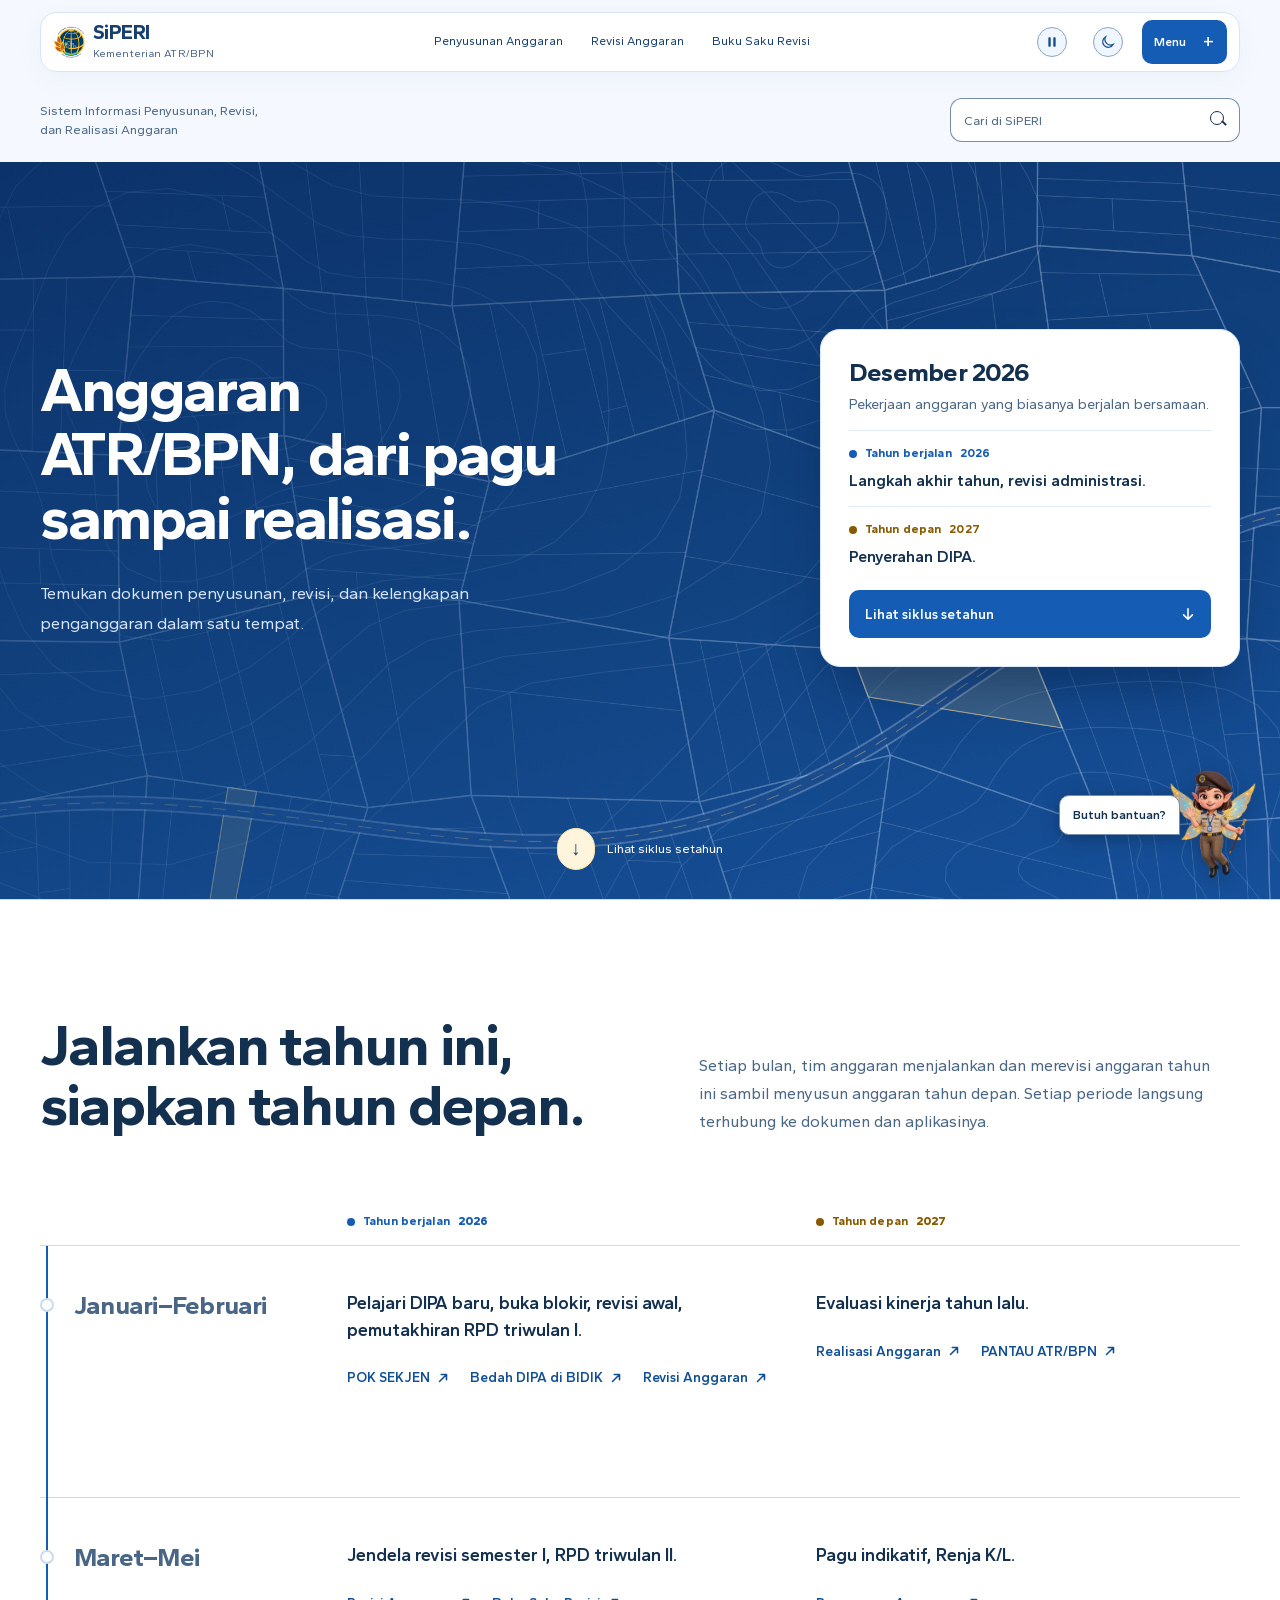
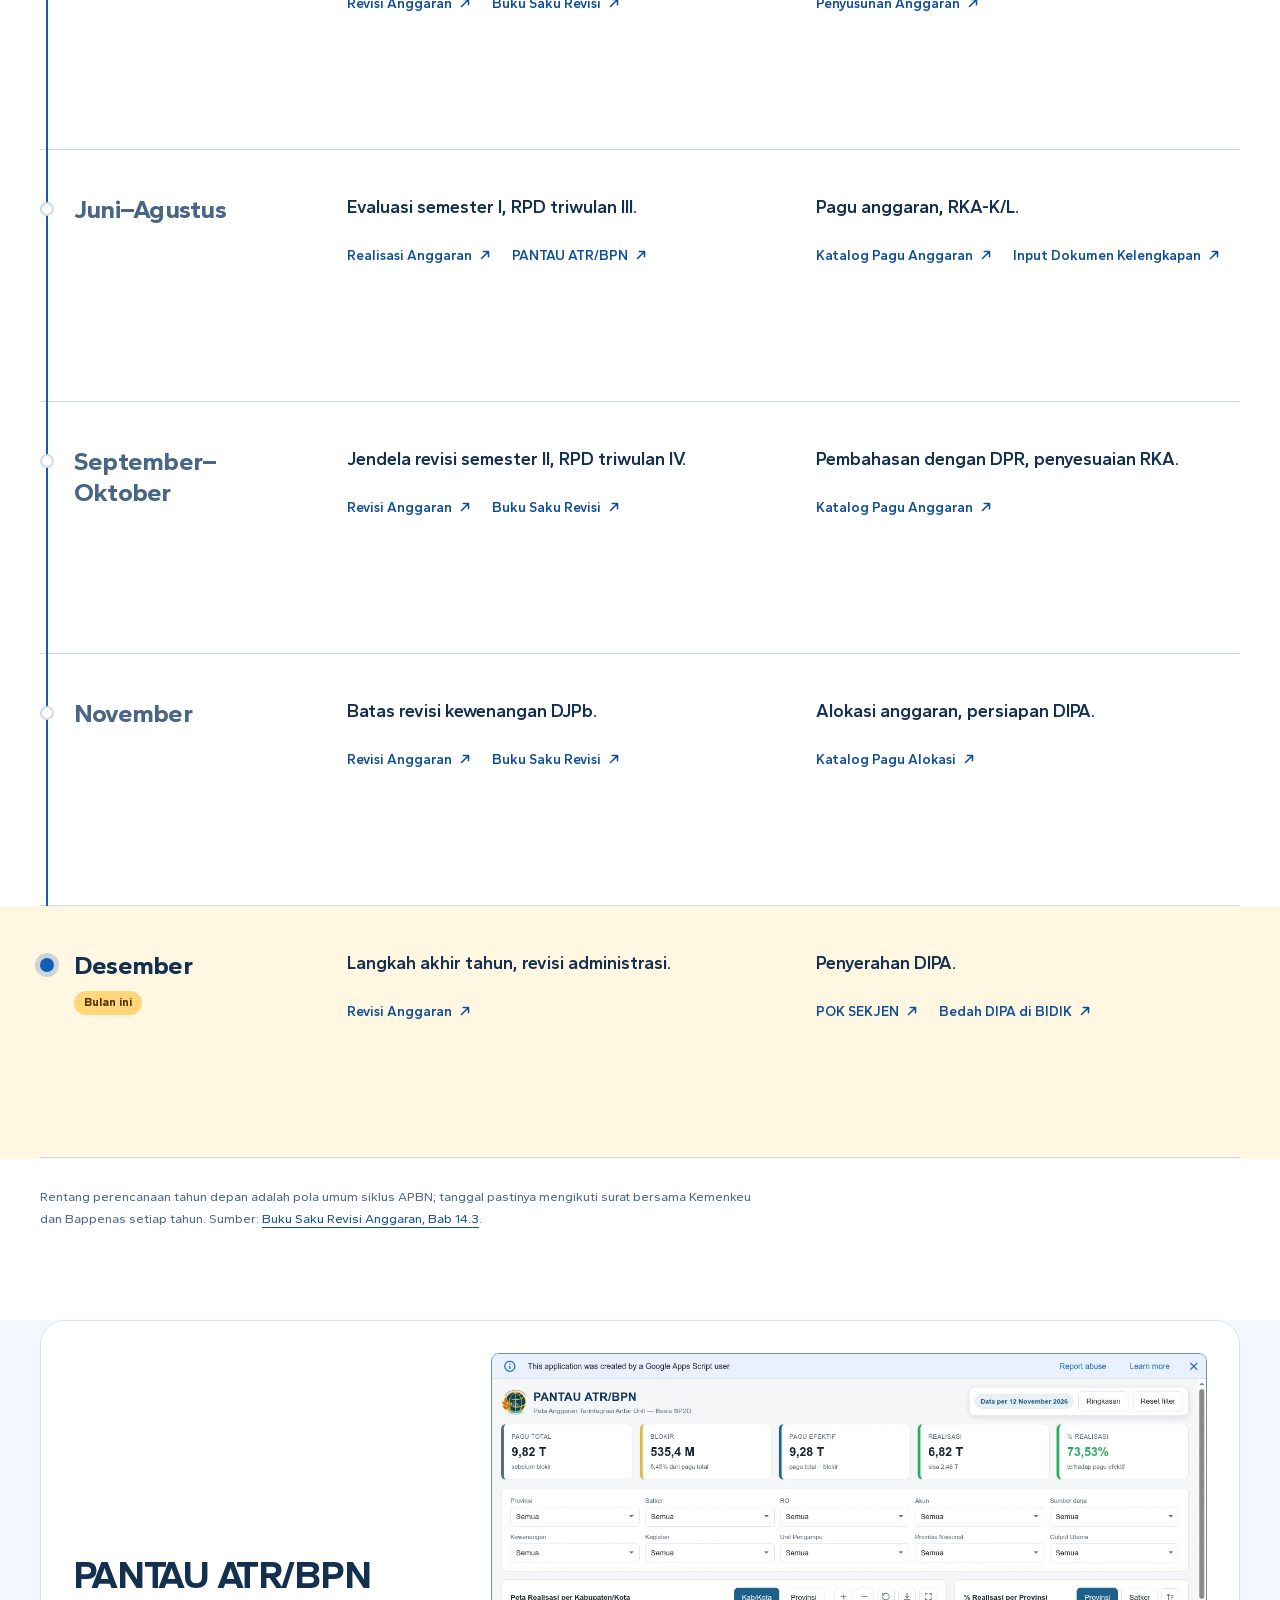
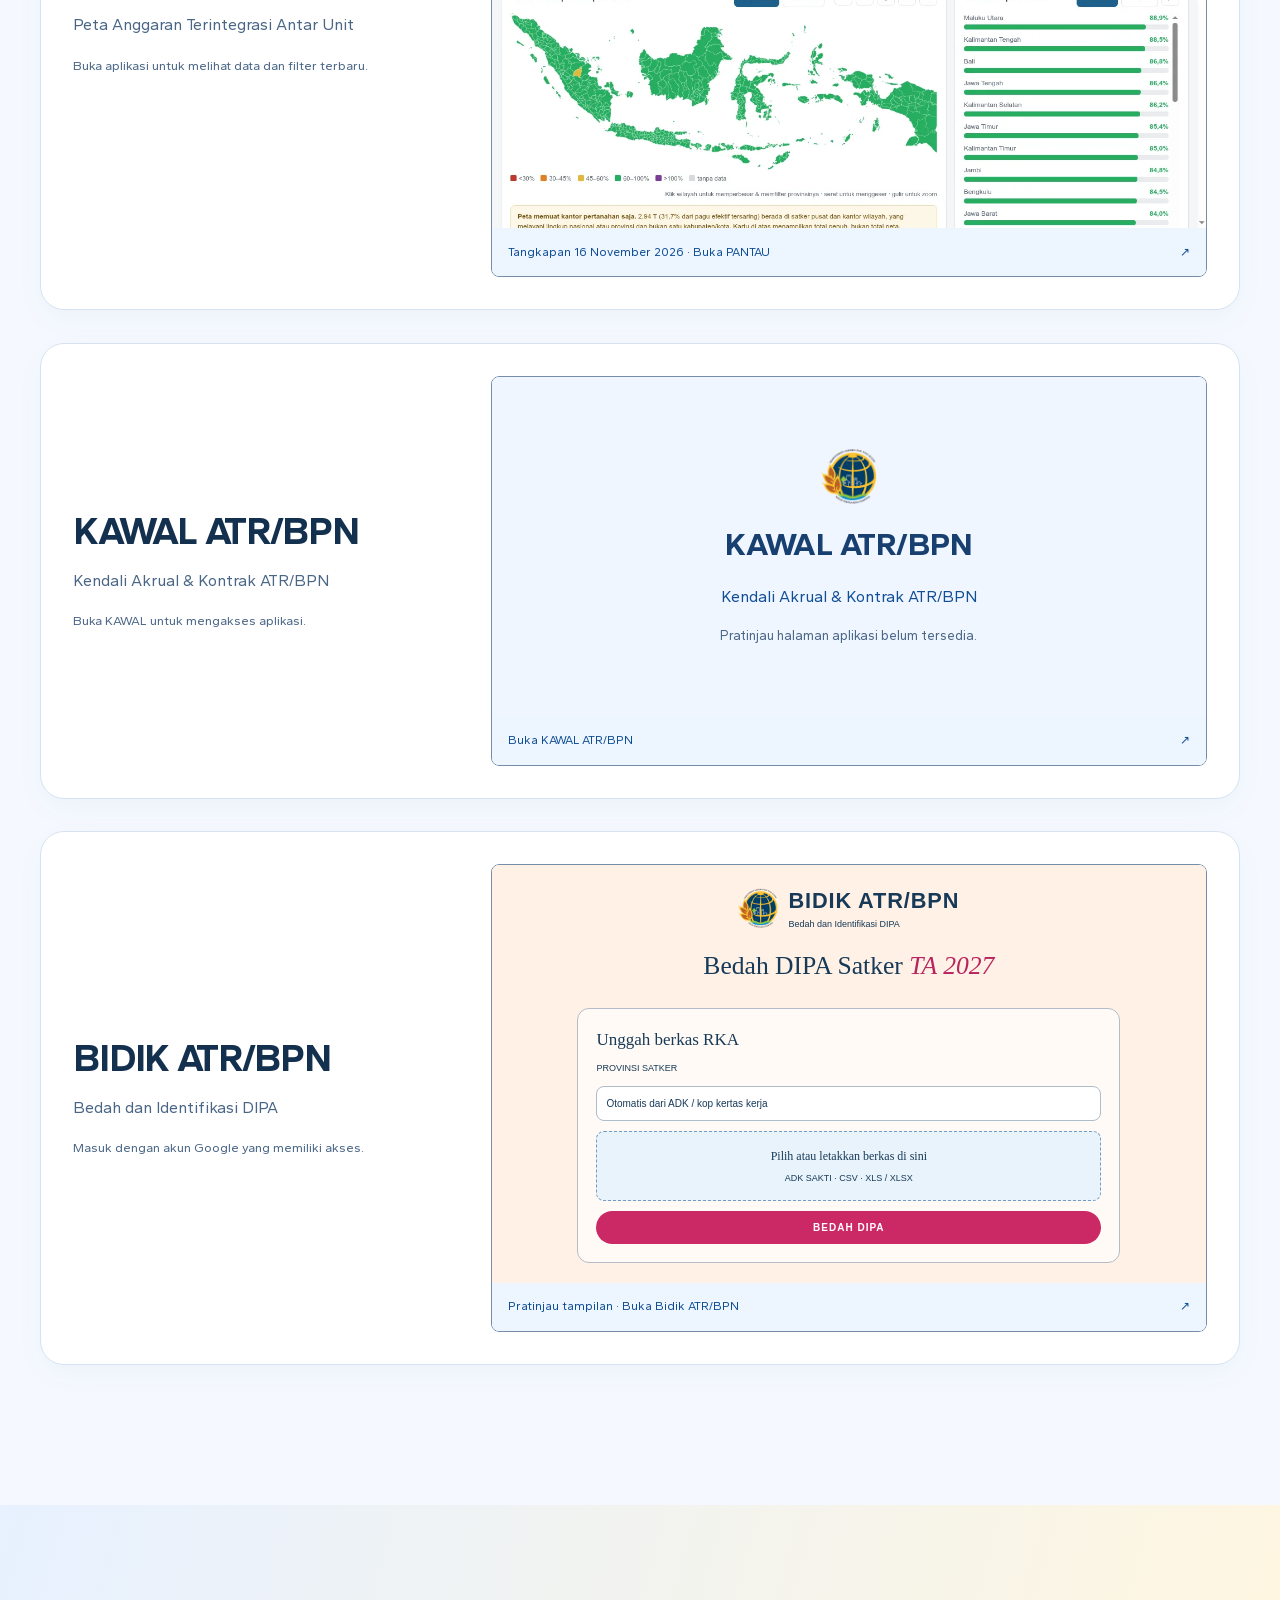
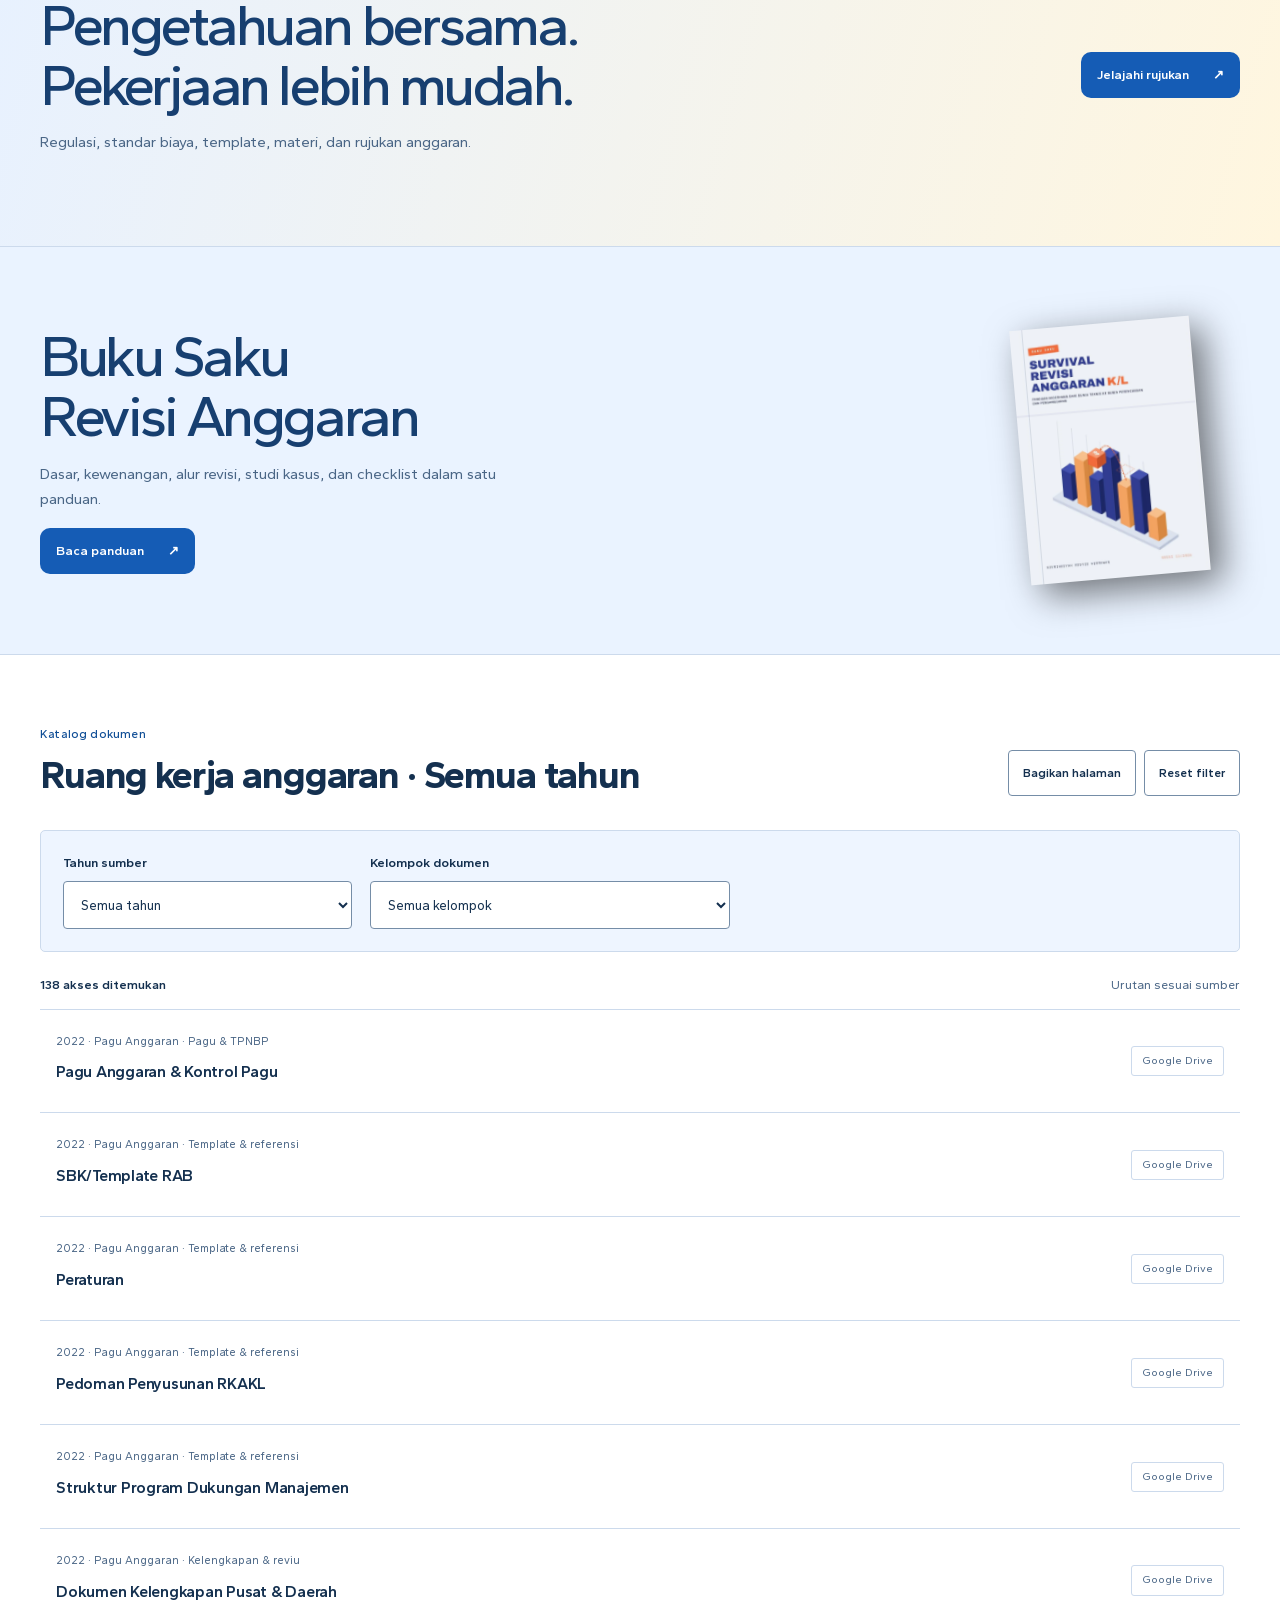
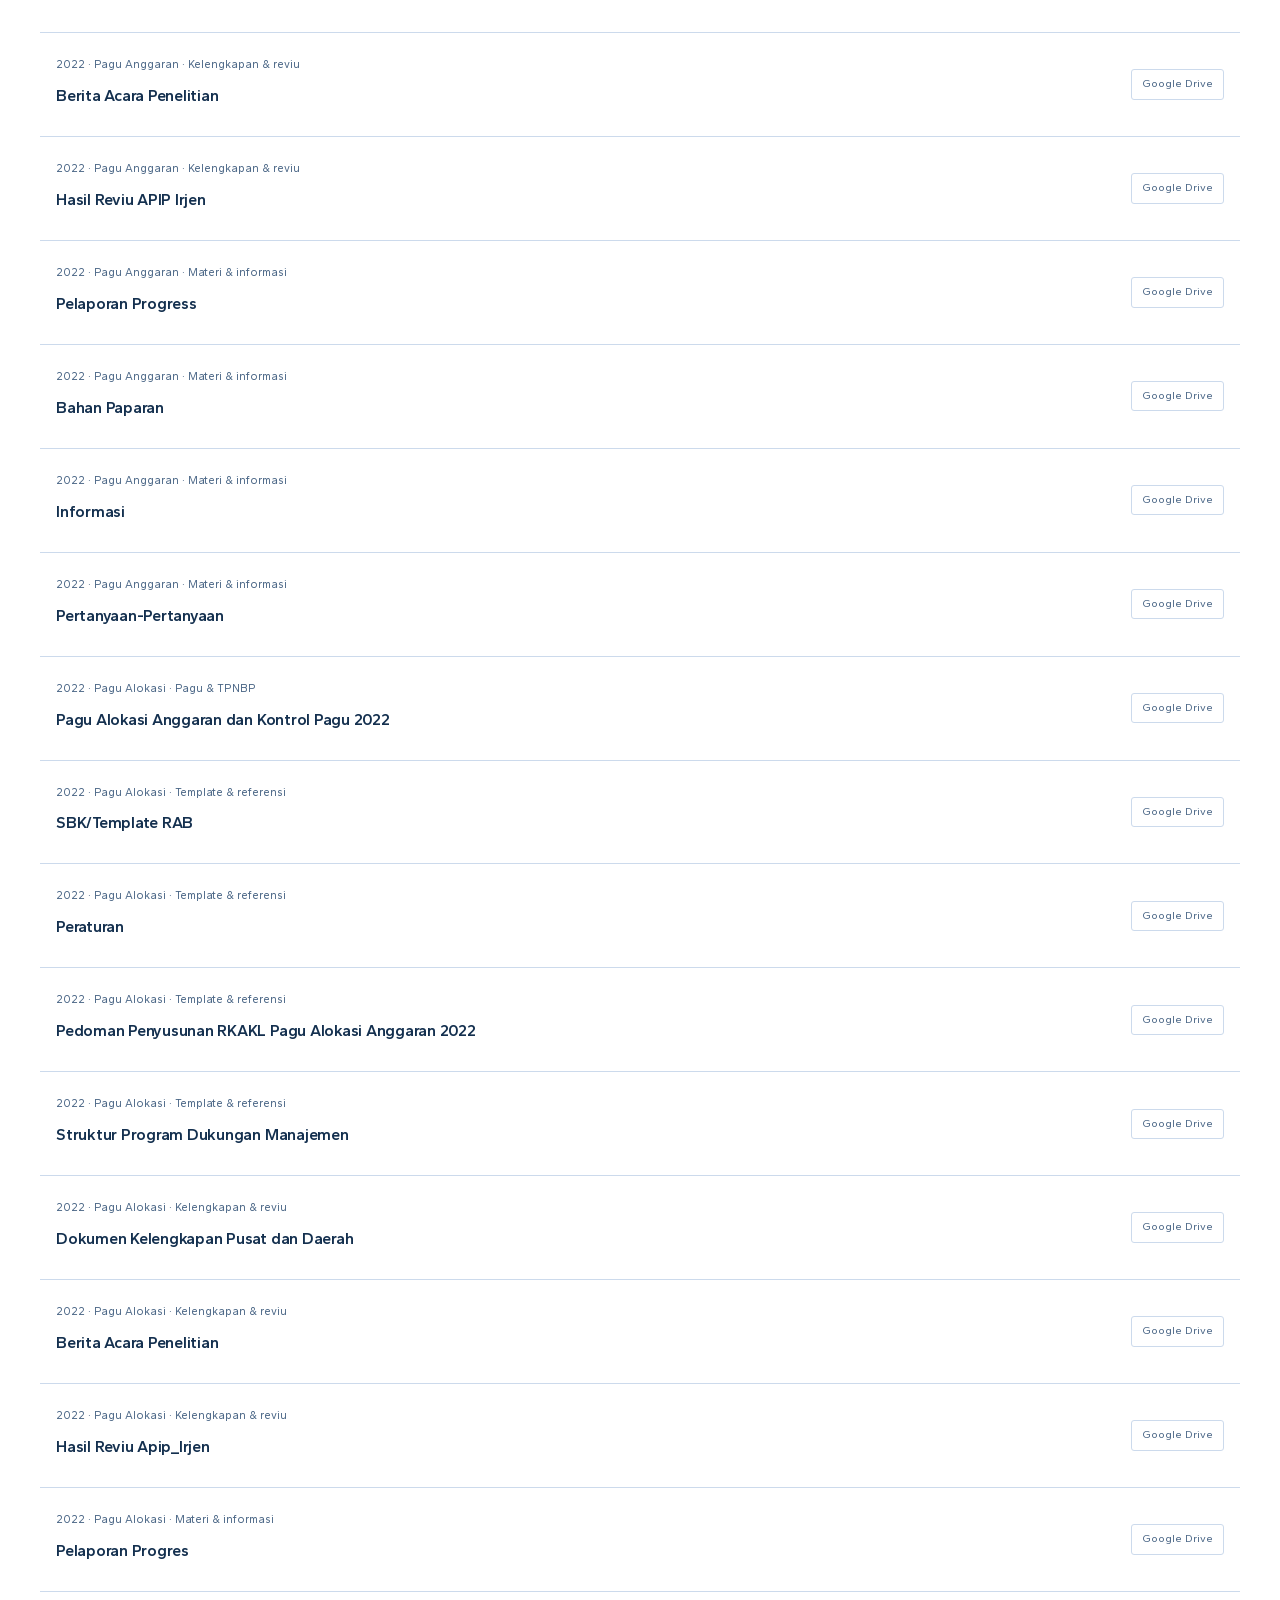
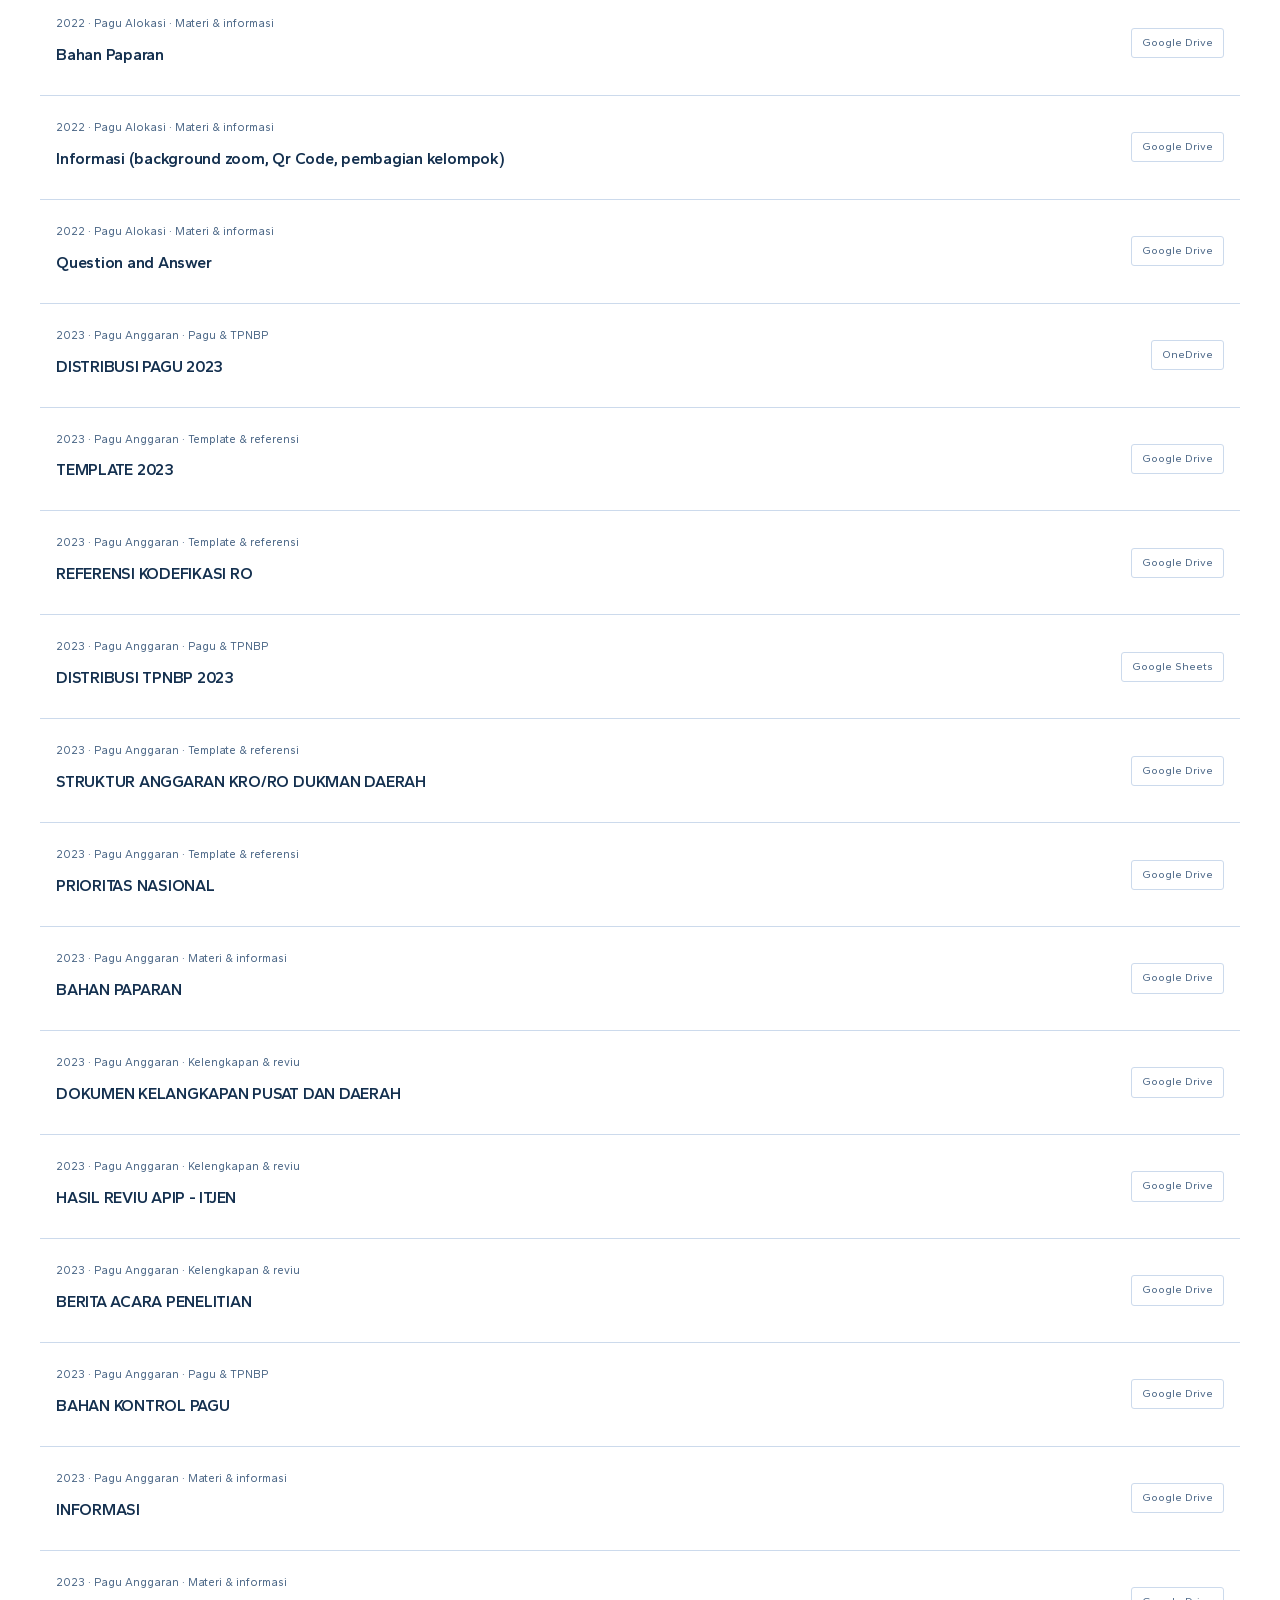
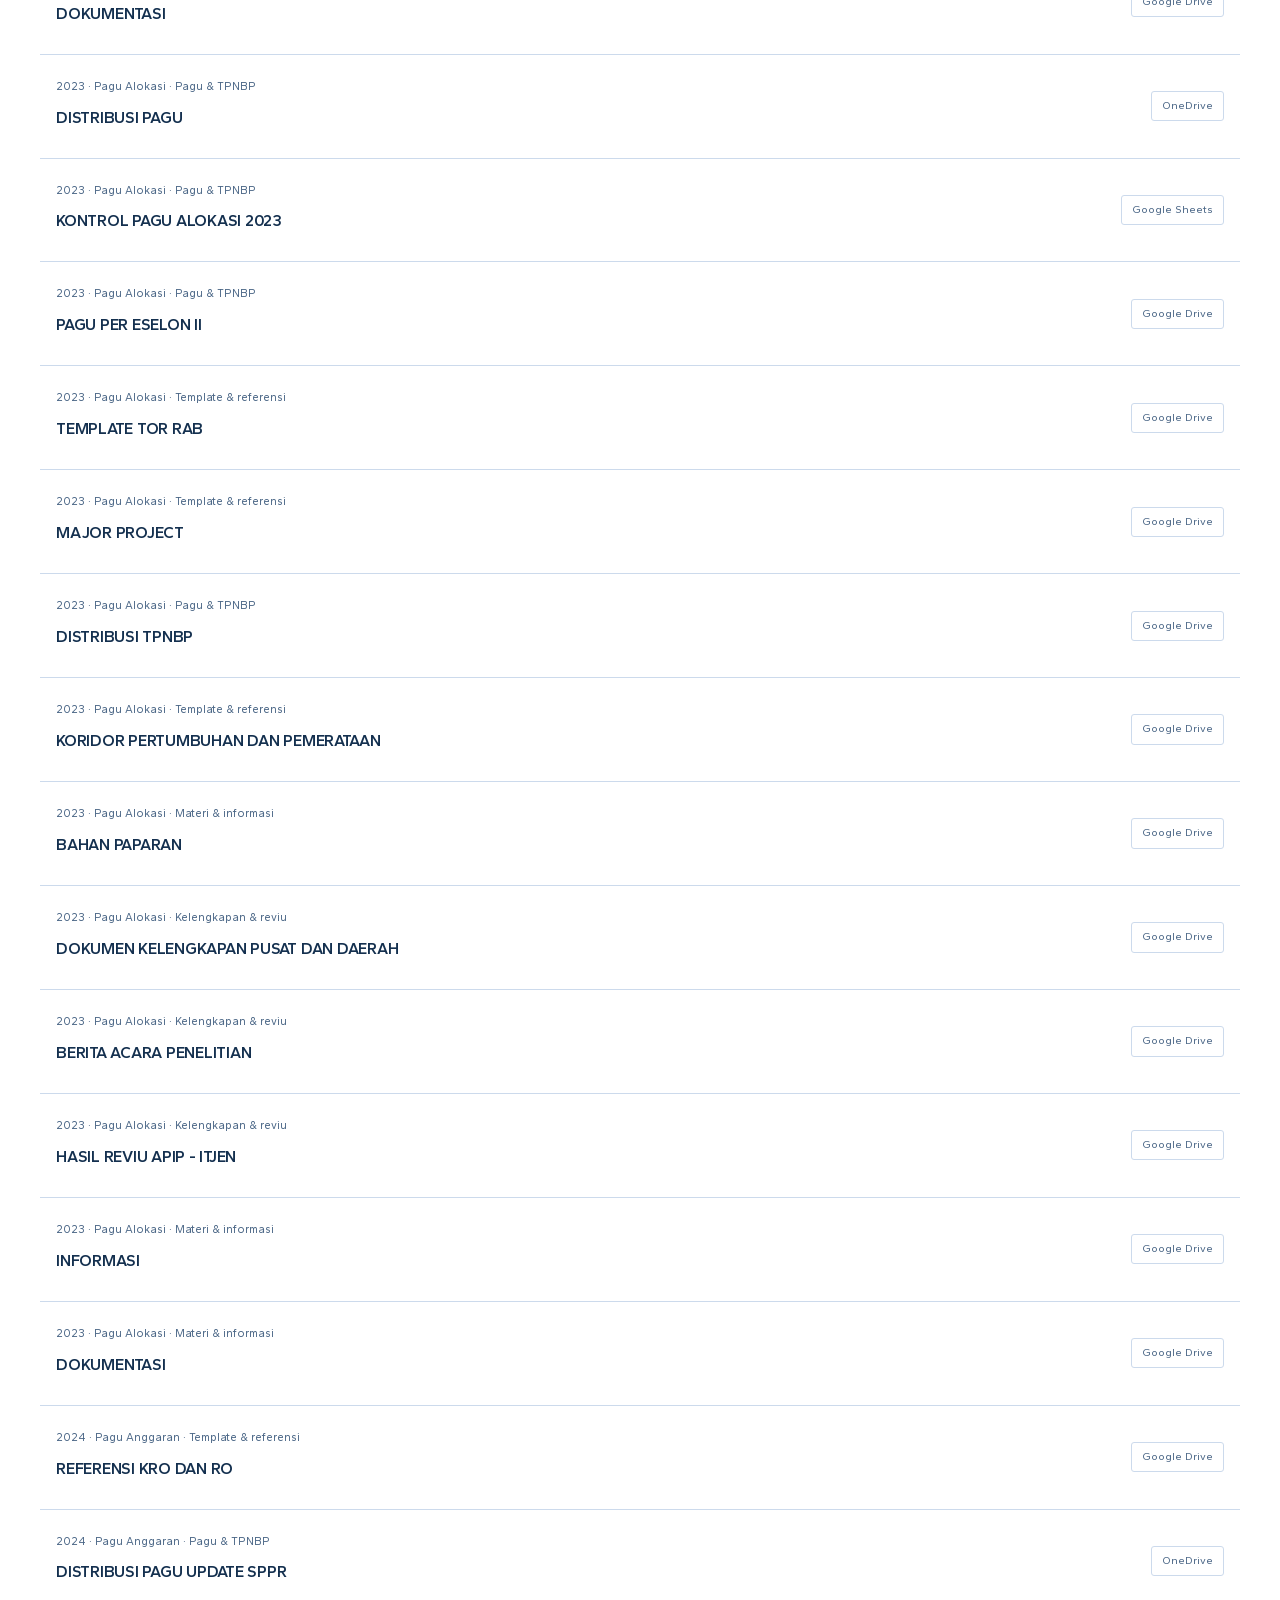
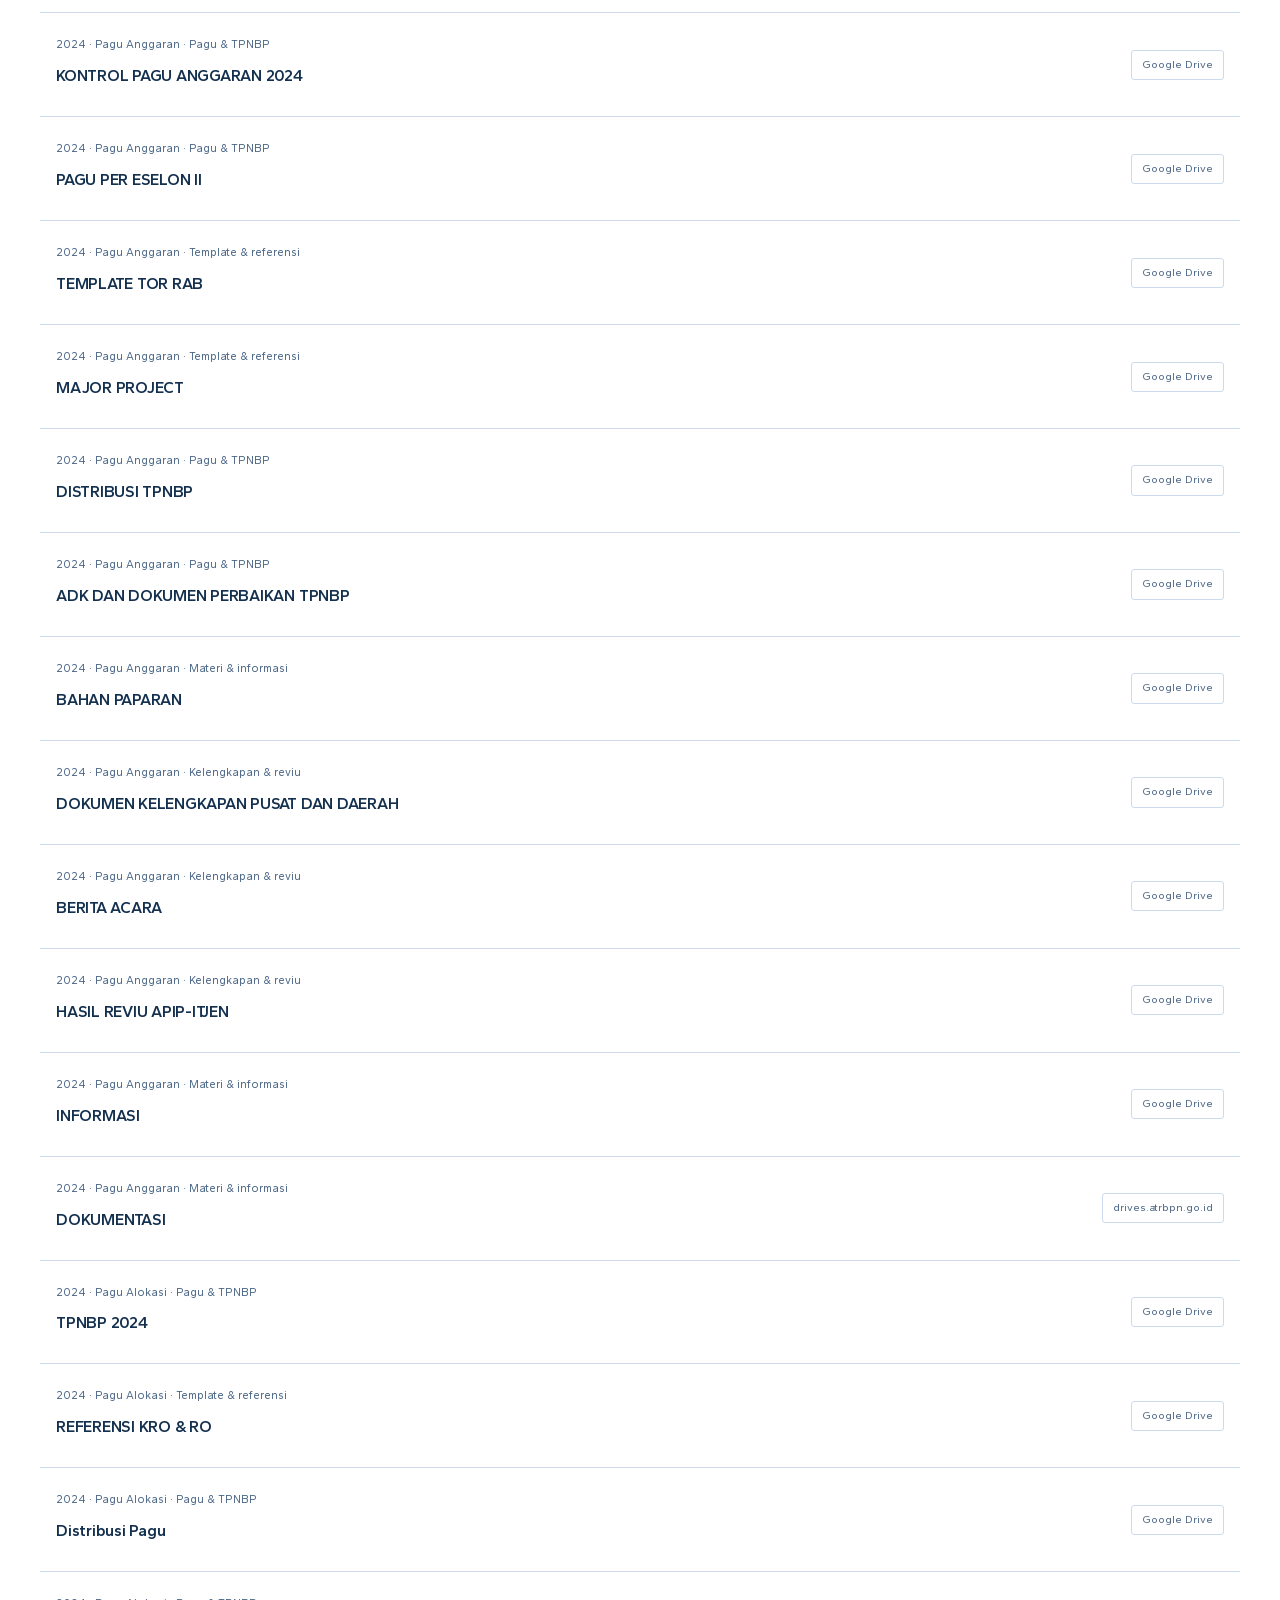
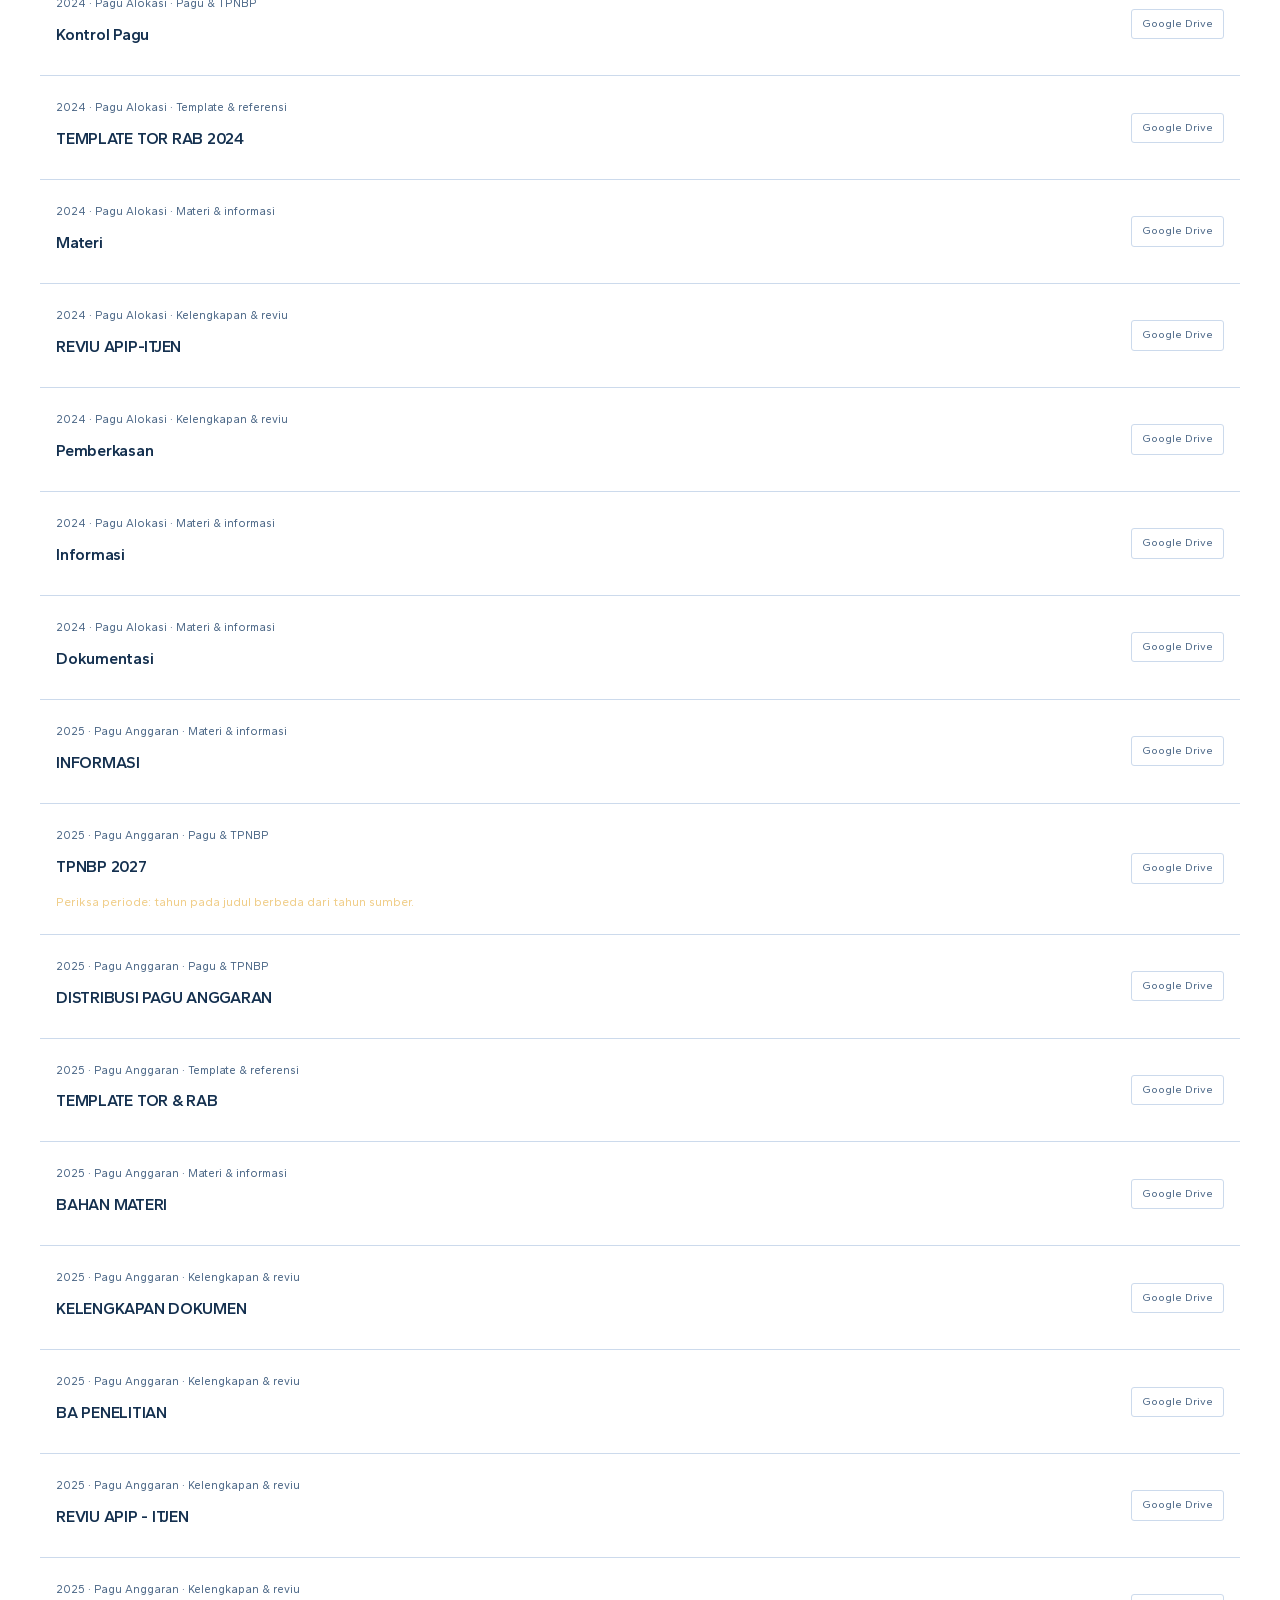
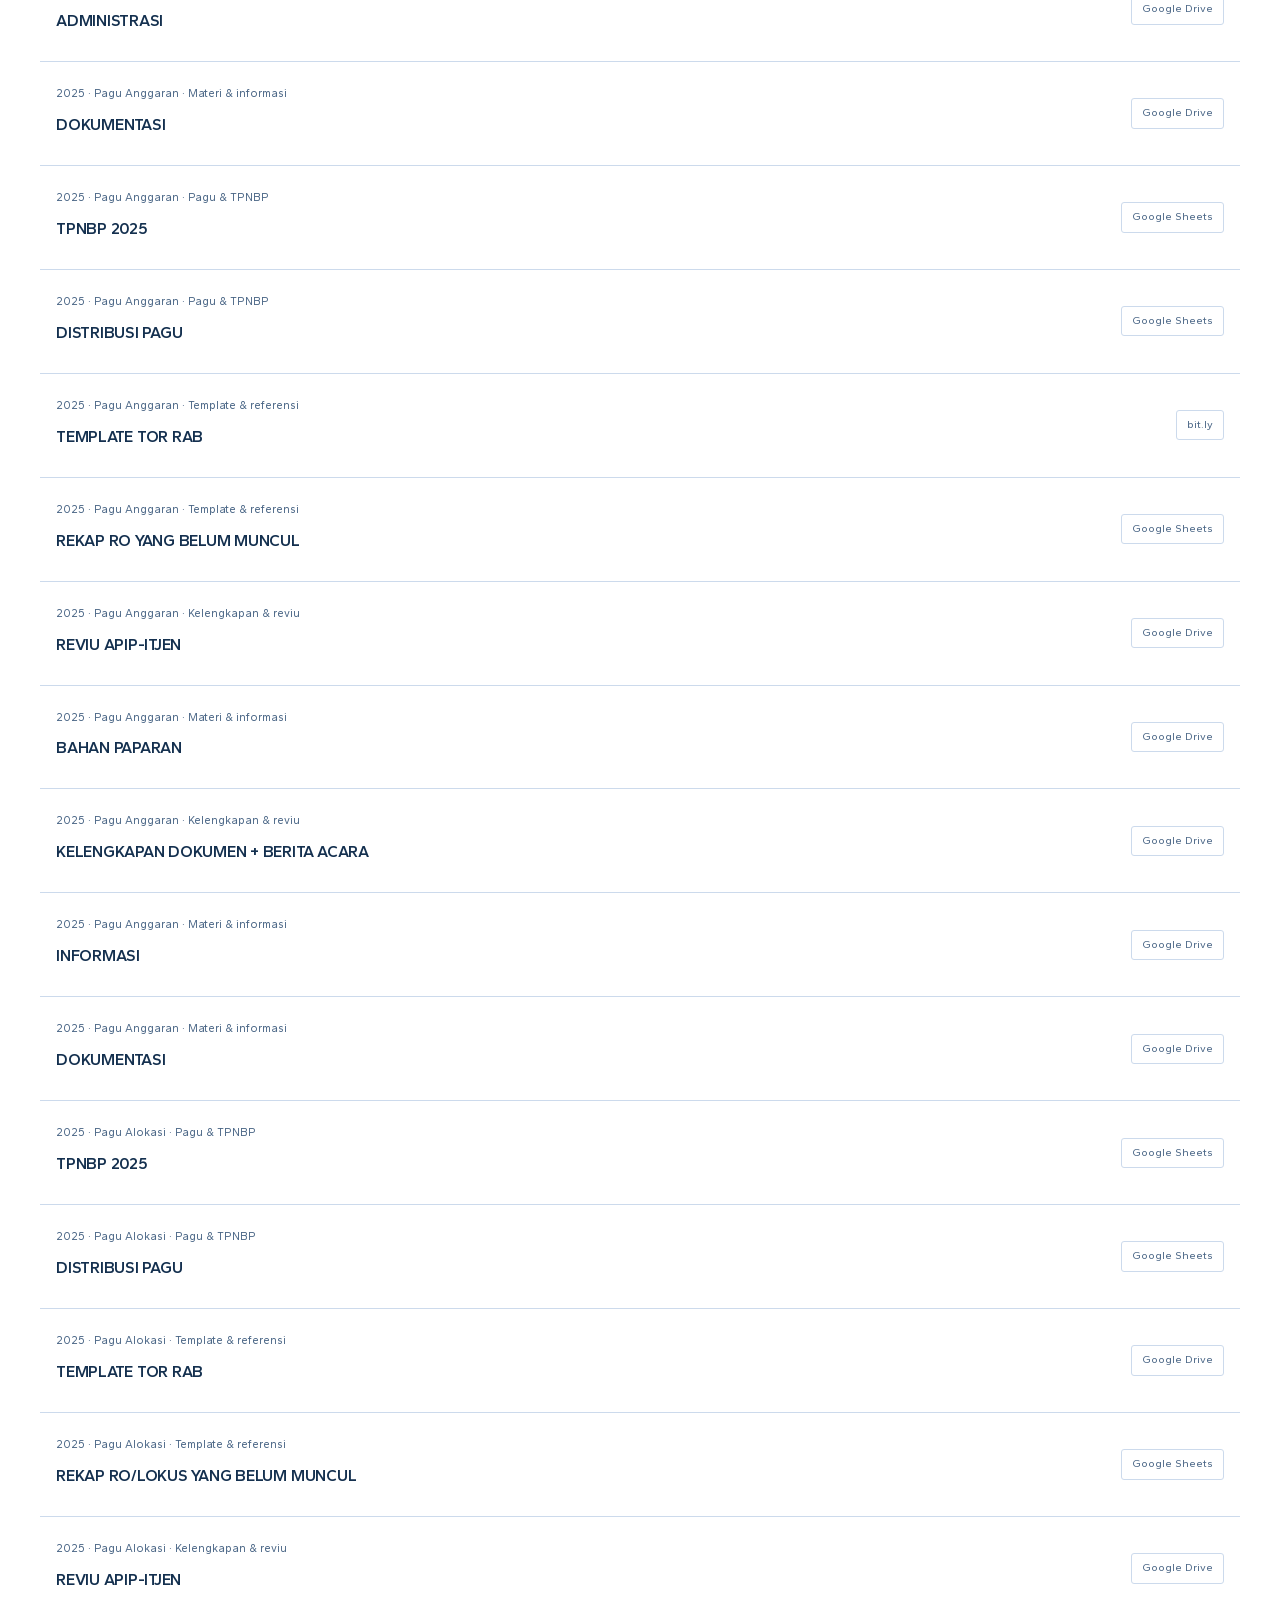
<file: index.html>
<!doctype html>
<html lang="id">
<head>
  <meta charset="utf-8">
  <meta name="viewport" content="width=device-width, initial-scale=1, viewport-fit=cover">
  <meta name="theme-color" content="#070b12">
  <meta name="description" content="SiPERI ATR/BPN, Sistem Informasi Penyusunan, Revisi, dan Realisasi Anggaran. Akses PAGU, POK, Buku Saku Revisi, dan dokumen kelengkapan anggaran.">
  <meta name="robots" content="index, follow">
  <link rel="canonical" href="https://siperi.id/">
  <meta property="og:title" content="SiPERI ATR/BPN | Portal Anggaran">
  <meta property="og:description" content="Akses penyusunan PAGU, revisi anggaran, POK, realisasi, dan Buku Saku Revisi Anggaran.">
  <meta property="og:type" content="website">
  <meta property="og:url" content="https://siperi.id/">
  <title>SiPERI ATR/BPN | Penyusunan, Revisi, dan Realisasi Anggaran</title>
  <script>try{document.documentElement.dataset.theme=localStorage.getItem('siperi-theme')==='dark'?'dark':'light'}catch{document.documentElement.dataset.theme='light'}</script>
  <script>(()=>{const r=document.documentElement;let off=false;try{off=localStorage.getItem('siperi-motion')==='off'}catch{}r.classList.toggle('motion-ok',r.hasAttribute('data-force-motion')||!off)})()</script>
  <script type="application/ld+json">{"@context":"https://schema.org","@type":"WebSite","name":"SiPERI ATR/BPN","alternateName":"Sistem Informasi Penyusunan, Revisi, dan Realisasi Anggaran","url":"https://siperi.id/","inLanguage":"id"}</script>
  <link rel="stylesheet" href="styles.css?v=f806e8512714">
  <script src="app.js?v=8c0daff80dc1" defer></script>
  <script src="portal-motion.js?v=de31c415bfc4" defer></script>
  <script src="scroll-scenes.js?v=d3ed28689ea9" defer></script>
  <script src="buku-saku.js?v=fd2dcddcd0cb" defer></script>
  <script src="bot-config.js?v=bddf42632f84" defer></script>
  <script src="bot.js?v=da2be5b2d30a" defer></script>
  <link rel="stylesheet" href="light.css?v=edcc850ab984">
  <link rel="stylesheet" href="themes.css?v=756187ed8276">
  <link rel="stylesheet" href="clarity.css?v=c46e6354d74c">
  <script src="themes.js?v=188ea98173f0" defer></script>
  <link rel="stylesheet" href="mobile-nav.css?v=bcda1b178f15">
  <link rel="stylesheet" href="siklus.css?v=dfc906ee1a3c">
  <script src="siklus.js?v=df5a53545730" defer></script>
  <script src="mobile-nav.js?v=7db39f306ee5" defer></script>
</head>
<body>
<a class="skip" href="#main">Lewati ke isi utama</a>
<div class="shell">
  <header class="site-navigation">
    <a class="brand" href="#beranda" aria-label="SiPERI, beranda"><img src="atr-bpn.png" alt="Logo Kementerian ATR/BPN" width="44" height="44"><span class="brand-copy">SiPERI<small>Kementerian ATR/BPN</small></span></a>
    <nav class="primary-navigation" aria-label="Navigasi utama">
      <a href="#pagu" data-page="pagu">Penyusunan Anggaran</a>
      <a href="#revisi" data-page="revisi">Revisi Anggaran</a>
      <a href="#buku-saku" data-page="buku-saku">Buku Saku Revisi</a>
    </nav>
    <button class="theme-toggle motion-switch" id="motion-toggle" type="button" aria-label="Jeda animasi" title="Jeda animasi" aria-pressed="false"><svg class="pause-icon" viewBox="0 0 24 24" width="22" height="22" fill="currentColor" aria-hidden="true"><rect x="6.5" y="5" width="3.6" height="14" rx="1"/><rect x="13.9" y="5" width="3.6" height="14" rx="1"/></svg><svg class="play-icon" viewBox="0 0 24 24" width="22" height="22" fill="currentColor" aria-hidden="true"><path d="M8 5.2v13.6a.8.8 0 0 0 1.2.7l10.6-6.8a.8.8 0 0 0 0-1.4L9.2 4.5a.8.8 0 0 0-1.2.7Z"/></svg></button>
    <button class="theme-toggle" id="theme-toggle" type="button" aria-label="Gunakan tema gelap" title="Gunakan tema gelap" aria-pressed="false"><svg class="moon-icon" viewBox="0 0 24 24" width="22" height="22" fill="none" stroke="currentColor" stroke-width="1.8" aria-hidden="true"><path d="M20 15.5A8.5 8.5 0 0 1 8.5 4 8.5 8.5 0 1 0 20 15.5Z"/></svg><svg class="sun-icon" viewBox="0 0 24 24" width="22" height="22" fill="none" stroke="currentColor" stroke-width="1.8" aria-hidden="true"><circle cx="12" cy="12" r="4"/><path d="M12 2v3m0 14v3M2 12h3m14 0h3M5 5l2 2m10 10 2 2M5 19l2-2M17 7l2-2"/></svg></button>
    <details class="nav-directory" id="nav-directory"><summary>Menu <span aria-hidden="true">+</span></summary><nav aria-label="Semua layanan SiPERI">
      <a href="#beranda" data-page="beranda">Beranda</a>
      <a href="#pagu" data-page="pagu">Penyusunan Anggaran</a>
      <a href="#revisi" data-page="revisi">Revisi Anggaran</a>
      <a href="https://script.google.com/macros/s/AKfycbzvBpZ_x2EGgGf6fBf2toq_4PuV1EoMbKhNT1BEmMr7xC03MaDT_r9YSRro052pGVugaQ/exec">Input Dokumen Kelengkapan</a>
      <a href="#buku-saku" data-page="buku-saku">Buku Saku Revisi</a>
      <a href="#pok" data-page="pok">POK SEKJEN</a>
      <a href="#realisasi" data-page="realisasi">Realisasi Anggaran</a>
      <a href="https://script.google.com/macros/s/AKfycbw67r8qagn2VoEDXt9mXUvNV7gotQjPf9GcFMiVT2XFrWuTU4eGTQ4xqb6TgK4Qf_DR/exec">PANTAU ATR/BPN</a>
      <a href="#arsip" data-page="arsip">Arsip dokumen</a>
    </nav></details>
  </header>
  <main id="main" class="is-home" tabindex="-1">
    <header class="topbar"><span class="portal-context">Sistem Informasi Penyusunan, Revisi,<br>dan Realisasi Anggaran</span>
      <form id="search-form" role="search">
        <label for="search" class="visually-hidden">Cari di SiPERI</label>
        <div class="search-line"><input type="search" id="search" placeholder="Cari di SiPERI" autocomplete="off" aria-describedby="search-scope"><button type="submit" aria-label="Cari dokumen"><span class="search-symbol" aria-hidden="true"></span></button></div>
        <span id="search-scope" class="visually-hidden">Pencarian judul dan kata kunci</span>
      </form>
    </header>
    <section class="intro" aria-labelledby="page-title">
      <div class="hero-map" aria-hidden="true"><span class="map-layer map-far"></span><span class="map-layer map-near"></span></div>
      <aside class="now-card" id="now-card" aria-labelledby="now-title" hidden>
        <h2 id="now-title">Bulan ini</h2>
        <p class="now-intro">Pekerjaan anggaran yang biasanya berjalan bersamaan.</p>
        <dl>
          <div class="lane-now"><dt>Tahun berjalan <span data-year="0"></span></dt><dd id="now-current"></dd></div>
          <div class="lane-next"><dt>Tahun depan <span data-year="1"></span></dt><dd id="now-next"></dd></div>
        </dl>
        <a href="#siklus" class="now-link">Lihat siklus setahun</a>
      </aside>
      <p class="eyebrow">Ruang kerja anggaran</p>
      <h1 id="page-title">Anggaran ATR/BPN, dari pagu sampai realisasi.</h1>
      <p>Temukan dokumen penyusunan, revisi, dan kelengkapan penganggaran dalam satu tempat.</p>
      <a class="scroll-cue" id="scroll-data" href="#katalog"><span class="scroll-symbol" aria-hidden="true">↓</span><span>Lihat katalog dokumen</span></a>
    </section>
    <section id="siklus" class="cycle" aria-labelledby="cycle-title" tabindex="-1">
      <header class="cycle-head">
        <h2 id="cycle-title">Jalankan tahun ini, siapkan tahun depan.</h2>
        <p>Setiap bulan, tim anggaran menjalankan dan merevisi anggaran tahun ini sambil menyusun anggaran tahun depan. Setiap periode langsung terhubung ke dokumen dan aplikasinya.</p>
      </header>
      <div class="cycle-lanes" aria-hidden="true"><span></span><span class="lane-now">Tahun berjalan <b data-year="0">(T)</b></span><span class="lane-next">Tahun depan <b data-year="1">(T+1)</b></span></div>
      <ol class="cycle-list">
        <li class="period" data-months="1 2">
          <h3 class="period-month">Januari–Februari</h3>
          <div class="lane lane-now"><p class="lane-tag">Tahun berjalan</p><p class="lane-work">Pelajari DIPA baru, buka blokir, revisi awal, pemutakhiran RPD triwulan I.</p><p class="lane-links"><a href="#pok">POK SEKJEN</a><a href="https://script.google.com/macros/s/AKfycbw_xb4JSWwhl--TwrRItLuWvHPLDeTDuM2DORX93IiLHONuSgl6_FNGaYiVu_v-zwO3OQ/exec">Bedah DIPA di BIDIK</a><a href="#revisi">Revisi Anggaran</a></p></div>
          <div class="lane lane-next"><p class="lane-tag">Tahun depan</p><p class="lane-work">Evaluasi kinerja tahun lalu.</p><p class="lane-links"><a href="#realisasi">Realisasi Anggaran</a><a href="https://script.google.com/macros/s/AKfycbw67r8qagn2VoEDXt9mXUvNV7gotQjPf9GcFMiVT2XFrWuTU4eGTQ4xqb6TgK4Qf_DR/exec">PANTAU ATR/BPN</a></p></div>
        </li>
        <li class="period" data-months="3 4 5">
          <h3 class="period-month">Maret–Mei</h3>
          <div class="lane lane-now"><p class="lane-tag">Tahun berjalan</p><p class="lane-work">Jendela revisi semester I, RPD triwulan II.</p><p class="lane-links"><a href="#revisi">Revisi Anggaran</a><a href="#buku-saku">Buku Saku Revisi</a></p></div>
          <div class="lane lane-next"><p class="lane-tag">Tahun depan</p><p class="lane-work">Pagu indikatif, Renja K/L.</p><p class="lane-links"><a href="#pagu">Penyusunan Anggaran</a></p></div>
        </li>
        <li class="period" data-months="6 7 8">
          <h3 class="period-month">Juni–Agustus</h3>
          <div class="lane lane-now"><p class="lane-tag">Tahun berjalan</p><p class="lane-work">Evaluasi semester I, RPD triwulan III.</p><p class="lane-links"><a href="#realisasi">Realisasi Anggaran</a><a href="https://script.google.com/macros/s/AKfycbw67r8qagn2VoEDXt9mXUvNV7gotQjPf9GcFMiVT2XFrWuTU4eGTQ4xqb6TgK4Qf_DR/exec">PANTAU ATR/BPN</a></p></div>
          <div class="lane lane-next"><p class="lane-tag">Tahun depan</p><p class="lane-work">Pagu anggaran, RKA-K/L.</p><p class="lane-links"><a href="#pagu?tahap=Pagu+Anggaran">Katalog Pagu Anggaran</a><a href="https://script.google.com/macros/s/AKfycbzvBpZ_x2EGgGf6fBf2toq_4PuV1EoMbKhNT1BEmMr7xC03MaDT_r9YSRro052pGVugaQ/exec">Input Dokumen Kelengkapan</a></p></div>
        </li>
        <li class="period" data-months="9 10">
          <h3 class="period-month">September–Oktober</h3>
          <div class="lane lane-now"><p class="lane-tag">Tahun berjalan</p><p class="lane-work">Jendela revisi semester II, RPD triwulan IV.</p><p class="lane-links"><a href="#revisi">Revisi Anggaran</a><a href="#buku-saku">Buku Saku Revisi</a></p></div>
          <div class="lane lane-next"><p class="lane-tag">Tahun depan</p><p class="lane-work">Pembahasan dengan DPR, penyesuaian RKA.</p><p class="lane-links"><a href="#pagu?tahap=Pagu+Anggaran">Katalog Pagu Anggaran</a></p></div>
        </li>
        <li class="period" data-months="11">
          <h3 class="period-month">November</h3>
          <div class="lane lane-now"><p class="lane-tag">Tahun berjalan</p><p class="lane-work">Batas revisi kewenangan DJPb.</p><p class="lane-links"><a href="#revisi">Revisi Anggaran</a><a href="#buku-saku">Buku Saku Revisi</a></p></div>
          <div class="lane lane-next"><p class="lane-tag">Tahun depan</p><p class="lane-work">Alokasi anggaran, persiapan DIPA.</p><p class="lane-links"><a href="#pagu?tahap=Pagu+Alokasi">Katalog Pagu Alokasi</a></p></div>
        </li>
        <li class="period" data-months="12">
          <h3 class="period-month">Desember</h3>
          <div class="lane lane-now"><p class="lane-tag">Tahun berjalan</p><p class="lane-work">Langkah akhir tahun, revisi administrasi.</p><p class="lane-links"><a href="#revisi">Revisi Anggaran</a></p></div>
          <div class="lane lane-next"><p class="lane-tag">Tahun depan</p><p class="lane-work">Penyerahan DIPA.</p><p class="lane-links"><a href="#pok">POK SEKJEN</a><a href="https://script.google.com/macros/s/AKfycbw_xb4JSWwhl--TwrRItLuWvHPLDeTDuM2DORX93IiLHONuSgl6_FNGaYiVu_v-zwO3OQ/exec">Bedah DIPA di BIDIK</a></p></div>
        </li>
      </ol>
      <p class="cycle-source">Rentang perencanaan tahun depan adalah pola umum siklus APBN; tanggal pastinya mengikuti surat bersama Kemenkeu dan Bappenas setiap tahun. Sumber: <a href="#buku-saku?halaman=54">Buku Saku Revisi Anggaran, Bab 14.3</a>.</p>
    </section>
    <div id="application-stack" class="application-stack">
    <section id="monitoring-shortcut" class="app-showcase" aria-labelledby="pantau-title">
      <div class="app-showcase-copy"><h2 id="pantau-title">PANTAU ATR/BPN</h2><p>Peta Anggaran Terintegrasi Antar Unit</p><p class="app-access-note">Buka aplikasi untuk melihat data dan filter terbaru.</p></div>
      <a class="app-preview" href="https://script.google.com/macros/s/AKfycbw67r8qagn2VoEDXt9mXUvNV7gotQjPf9GcFMiVT2XFrWuTU4eGTQ4xqb6TgK4Qf_DR/exec" aria-label="Buka aplikasi PANTAU ATR/BPN">
        <img class="pantau-preview-image" src="pantau-preview.webp" width="1280" height="850" loading="lazy" alt="Pratinjau halaman awal PANTAU ATR/BPN, menampilkan ringkasan anggaran, filter, dan peta Indonesia.">
        <span class="app-preview-caption"><span>Tangkapan 16 November 2026 · Buka PANTAU</span><span aria-hidden="true">↗</span></span>
      </a>
    </section>
    <section id="kawal-shortcut" class="app-showcase" aria-labelledby="kawal-title">
      <div class="app-showcase-copy"><h2 id="kawal-title">KAWAL ATR/BPN</h2><p>Kendali Akrual &amp; Kontrak ATR/BPN</p><p class="app-access-note">Buka KAWAL untuk mengakses aplikasi.</p></div>
      <a class="app-preview" href="https://script.google.com/macros/s/AKfycbw9PL2SHA8oRa4eg1j8SrW-a1kJVoj_5wi6YVbjhdzgs2ps229r35LmWx_zC-UOPwrL/exec" aria-label="Buka aplikasi KAWAL ATR/BPN">
        <span class="kawal-preview-placeholder"><img src="atr-bpn.png" width="56" height="56" alt=""><strong>KAWAL ATR/BPN</strong><span>Kendali Akrual &amp; Kontrak ATR/BPN</span><small>Pratinjau halaman aplikasi belum tersedia.</small></span>
        <span class="app-preview-caption"><span>Buka KAWAL ATR/BPN</span><span aria-hidden="true">↗</span></span>
      </a>
    </section>
    <section id="dipa-shortcut" class="app-showcase" aria-labelledby="dipa-title">
      <div class="app-showcase-copy"><h2 id="dipa-title">BIDIK ATR/BPN</h2><p>Bedah dan Identifikasi DIPA</p><p class="app-access-note">Masuk dengan akun Google yang memiliki akses.</p></div>
      <a class="app-preview" href="https://script.google.com/macros/s/AKfycbw_xb4JSWwhl--TwrRItLuWvHPLDeTDuM2DORX93IiLHONuSgl6_FNGaYiVu_v-zwO3OQ/exec" aria-label="Buka aplikasi Bidik ATR/BPN">
        <span class="bidik-screen" aria-hidden="true">
          <span class="bidik-brand"><img src="atr-bpn.png" alt="" width="40" height="40"><span><strong>BIDIK ATR/BPN</strong><small>Bedah dan Identifikasi DIPA</small></span></span>
          <span class="bidik-screen-title">Bedah DIPA Satker <em>TA 2027</em></span>
          <span class="bidik-upload"><strong>Unggah berkas RKA</strong><small>PROVINSI SATKER</small><span class="bidik-select">Otomatis dari ADK / kop kertas kerja</span><span class="bidik-drop">Pilih atau letakkan berkas di sini<small>ADK SAKTI · CSV · XLS / XLSX</small></span><span class="bidik-action">BEDAH DIPA</span></span>
        </span>
        <span class="app-preview-caption"><span>Pratinjau tampilan · Buka Bidik ATR/BPN</span><span aria-hidden="true">↗</span></span>
      </a>
    </section>
    </div>
    <section id="knowledge-center" class="knowledge-center" hidden aria-labelledby="knowledge-title">
      <div class="knowledge-heading"><div><p class="eyebrow">Budget Knowledge Center</p><h2 id="knowledge-title">Temukan rujukan sebelum mulai bekerja.</h2><p>Pilih topik atau cari judul pada katalog di bawah. Dokumen tetap dibuka dari sumbernya.</p></div><a href="#buku-saku">Baca Buku Saku Revisi</a></div>
      <nav class="knowledge-topics" aria-label="Topik pusat pengetahuan">
        <a href="#pengetahuan" data-knowledge-topic="all">Semua rujukan</a>
        <a href="#pengetahuan?topik=regulasi" data-knowledge-topic="regulasi">Regulasi & pedoman</a>
        <a href="#pengetahuan?topik=biaya" data-knowledge-topic="biaya">Standar biaya</a>
        <a href="#pengetahuan?topik=template" data-knowledge-topic="template">Template TOR / RAB</a>
        <a href="#pengetahuan?topik=pembahasan" data-knowledge-topic="pembahasan">Penelitian & reviu</a>
        <a href="#pengetahuan?topik=materi" data-knowledge-topic="materi">Materi & dokumentasi</a>
      </nav>
      <div class="knowledge-assistant"><div><h3>Butuh bantuan memahami topik?</h3><p>Asisten di sudut kanan bawah membantu mencari rujukan dan menjelaskan isi Buku Saku Revisi Anggaran, lengkap dengan halaman sumber.</p></div><button id="bot-open-from-library" type="button">Buka asisten</button></div>
      <p class="knowledge-note">Katalog awal memakai tautan yang sudah tersedia di SiPERI. Dokumen privat dari basis pengetahuan Drive belum disalin atau dipublikasikan. Ketersediaan suatu dokumen bukan penetapan bahwa aturannya masih berlaku.</p>
    </section>
    <a id="knowledge-shortcut" class="book-shortcut knowledge-shortcut" href="#pengetahuan" data-reveal><span><small>Budget Knowledge Center</small><strong>Pengetahuan bersama.<br>Pekerjaan lebih mudah.</strong><span>Regulasi, standar biaya, template, materi, dan rujukan anggaran.</span></span><span class="knowledge-shortcut-action">Jelajahi rujukan <span aria-hidden="true">↗</span></span></a>
    <section id="pocket-book" class="pocket-book" hidden aria-labelledby="book-title">
      <header class="book-banner"><div><p class="eyebrow">Perpustakaan SiPERI · Edisi 11/2026</p><h2 id="book-title">Buku Saku Revisi Anggaran</h2><p class="book-author">Novriansyah Rosyid Hermawan · 96 halaman</p></div><div class="book-actions"><button type="button" id="book-toggle-toc" aria-expanded="false" aria-controls="book-index">Daftar isi</button><button type="button" id="book-fullscreen">Layar penuh</button><a class="book-download" href="buku-saku-revisi-2026.pdf" download>Unduh PDF</a></div></header>
      <div class="book-layout">
        <aside id="book-index" class="book-index" aria-label="Daftar isi buku" hidden><h3>Jelajahi buku</h3><label for="book-search">Cari di isi buku</label><input type="search" id="book-search" autocomplete="off"><p id="book-search-status" role="status">Memuat daftar isi...</p><nav id="book-toc" aria-label="Bab buku saku"></nav><button id="book-retry" type="button" hidden>Coba muat kembali</button></aside>
        <article class="book-reader" aria-labelledby="book-page-title">
          <div class="book-reader-toolbar"><h3 id="book-page-title">Buku Saku Revisi Anggaran</h3><a id="book-open-pdf" href="buku-saku-revisi-2026.pdf#page=1">Buka PDF langsung</a></div>
          <iframe id="book-pdf-frame" class="book-pdf-frame" src="about:blank" title="Buku Saku Revisi Anggaran lengkap, 96 halaman"></iframe>
          <p id="book-reader-status" role="status" class="book-reader-status">Gunakan toolbar PDF untuk zoom dan berpindah halaman. Jika PDF tidak tampil di perangkatmu, pilih “Buka PDF langsung”.</p>
        </article>
      </div>
    </section>
    <a id="book-shortcut" class="book-shortcut" href="#buku-saku" data-reveal><span><small>Panduan kerja · 2026</small><strong>Buku Saku<br>Revisi Anggaran</strong><span>Dasar, kewenangan, alur revisi, studi kasus, dan checklist dalam satu panduan.</span><span class="book-shortcut-action">Baca panduan <span aria-hidden="true">↗</span></span></span><img class="book-preview" src="book-cover.webp" width="776" height="1100" loading="lazy" alt="Sampul Buku Saku Revisi Anggaran"></a>
    <section id="page-note" class="page-note" hidden aria-label="Informasi layanan"></section>
    <section id="katalog" class="catalog" aria-labelledby="catalog-title" tabindex="-1">
      <div class="section-heading"><div><p class="eyebrow">Katalog dokumen</p><h2 id="catalog-title">Pagu Anggaran · 2026</h2></div><div class="catalog-actions"><button id="share" class="secondary" type="button">Bagikan halaman</button><button id="reset" class="secondary" type="button">Reset filter</button></div></div>
      <div id="share-panel" class="share-panel" hidden><label for="share-url">Tautan dengan tahun, tahap, dan pencarian yang dipilih</label><input id="share-url" type="url" readonly><p role="status">Salin tautan ini untuk dibagikan ke grup.</p></div>
      <div class="filters">
        <div><label for="year">Tahun sumber</label><select id="year"><option value="2026">2026</option><option value="2025">2025</option><option value="2024">2024</option><option value="2023">2023</option><option value="2022">2022</option><option value="all">Semua tahun</option></select></div>
        <div id="stage-filter"><label for="stage">Tahap penyusunan</label><select id="stage"><option>Pagu Anggaran</option><option>Pagu Alokasi</option><option value="all">Semua tahap</option></select></div>
        <div><label for="category">Kelompok dokumen</label><select id="category"><option value="all">Semua kelompok</option><option>Pagu & TPNBP</option><option>Template & referensi</option><option>Kelengkapan & reviu</option><option>Materi & informasi</option></select></div>
      </div>
      <div class="results-bar"><p id="status" role="status" aria-live="polite">Memuat katalog...</p><span>Urutan sesuai sumber</span></div>
      <div id="catalog-loading" class="catalog-loading" aria-hidden="true"><span></span><span></span><span></span></div>
      <div id="error" class="notice" hidden><h3>Katalog belum dapat dimuat</h3><p>Periksa koneksi, lalu coba kembali.</p><button id="retry" type="button">Muat ulang katalog</button></div>
      <div id="empty" class="notice" hidden><h3>Belum ada hasil yang cocok</h3><p>Coba kata yang lebih singkat, ubah tahap, atau pilih semua tahun. Tautan 2021 belum tersedia dalam katalog ini.</p><button id="clear-search" type="button">Cari di semua tahun dan tahap</button></div>
      <ul id="results" class="results" aria-label="Dokumen dan akses kerja"></ul>
      <details class="sources"><summary>Lihat halaman sumber katalog</summary><p>Tahun mengikuti halaman sumber. Periksa periode pada dokumen sebelum digunakan. Beberapa halaman dapat memuat dokumen dari tahun lain.</p><ul id="source-list"></ul></details>
    </section>
    <footer><div class="footer-identity"><strong>SiPERI</strong><span>Biro Perencanaan dan Kerja Sama</span><span class="footer-unit">Bagian Penganggaran</span></div><span>Ruang kerja penyusunan, revisi, dan realisasi anggaran. Hak akses dokumen mengikuti sumber.</span><a href="#arsip">Telusuri arsip</a></footer>
  </main>
</div>
<nav class="mobile-tabbar" aria-label="Navigasi cepat">
  <a href="#beranda" data-page="beranda"><span class="tab-icon" aria-hidden="true"><svg viewBox="0 0 24 24" fill="none" stroke="currentColor" stroke-width="1.8" stroke-linejoin="round"><path d="M4 10.5 12 4l8 6.5V20a1 1 0 0 1-1 1h-4.5v-6h-5v6H5a1 1 0 0 1-1-1z"/></svg></span><span class="tab-label">Beranda</span></a>
  <a href="#pagu" data-page="pagu"><span class="tab-icon" aria-hidden="true"><svg viewBox="0 0 24 24" fill="none" stroke="currentColor" stroke-width="1.8" stroke-linejoin="round"><path d="m12 3.5 8.5 4.75L12 13 3.5 8.25z"/><path d="m3.5 12.5 8.5 4.75 8.5-4.75M3.5 16.25 12 21l8.5-4.75"/></svg></span><span class="tab-label">Penyusunan</span></a>
  <a href="#revisi" data-page="revisi"><span class="tab-icon" aria-hidden="true"><svg viewBox="0 0 24 24" fill="none" stroke="currentColor" stroke-width="1.8" stroke-linecap="round" stroke-linejoin="round"><path d="M13 4H6a1 1 0 0 0-1 1v14a1 1 0 0 0 1 1h12a1 1 0 0 0 1-1v-6"/><path d="m17.5 3.5 3 3-7.5 7.5-3.5.5.5-3.5z"/></svg></span><span class="tab-label">Revisi</span></a>
  <a href="#buku-saku" data-page="buku-saku"><span class="tab-icon" aria-hidden="true"><svg viewBox="0 0 24 24" fill="none" stroke="currentColor" stroke-width="1.8" stroke-linejoin="round"><path d="M5 5.5A2.5 2.5 0 0 1 7.5 3H19v14H7.5A2.5 2.5 0 0 0 5 19.5z"/><path d="M5 19.5A1.5 1.5 0 0 0 6.5 21H19v-4M9 7.5h6"/></svg></span><span class="tab-label">Buku Saku</span></a>
  <button type="button" id="tab-menu" aria-controls="nav-directory" aria-expanded="false"><span class="tab-icon" aria-hidden="true"><svg viewBox="0 0 24 24" fill="none" stroke="currentColor" stroke-width="1.8"><rect x="4" y="4" width="6.5" height="6.5" rx="1.6"/><rect x="13.5" y="4" width="6.5" height="6.5" rx="1.6"/><rect x="4" y="13.5" width="6.5" height="6.5" rx="1.6"/><rect x="13.5" y="13.5" width="6.5" height="6.5" rx="1.6"/></svg></span><span class="tab-label">Menu</span></button>
</nav>
<button id="bot-launcher" class="bot-launcher" type="button" aria-label="Buka asisten SiPERI" aria-haspopup="dialog" aria-controls="bot-dialog" aria-expanded="false"><span class="bot-launcher-label">Butuh bantuan?</span><img src="peri-asn.webp" alt="" width="90" height="119"></button>
<dialog id="bot-dialog" class="bot-dialog" aria-labelledby="bot-title">
  <div class="bot-heading"><img src="peri-asn.webp" alt="" width="44" height="58"><div><h2 id="bot-title">Asisten SiPERI</h2><p>Rujukan anggaran, lebih dekat.</p></div><button id="bot-close" type="button" aria-label="Tutup asisten">×</button></div>
  <div class="bot-content" id="bot-content" role="region" aria-label="Isi bantuan dan percakapan" tabindex="0">
    <p class="bot-intro" id="bot-help">Cari dokumen atau tanyakan revisi anggaran. Tanya AI mengirim pertanyaan dan, untuk pertanyaan lanjutan, topik sebelumnya ke Cloudflare. Hindari data pribadi atau rahasia.</p>
    <fieldset class="bot-mode"><legend>Pilih bantuan</legend><label><input type="radio" name="bot-mode" value="catalog" checked> Cari rujukan</label><label><input type="radio" name="bot-mode" value="ai"> Tanya AI</label></fieldset>
    <div id="bot-verification" class="bot-verification" hidden><p>Verifikasi pengunjung untuk Tanya AI</p><div id="bot-verification-widget"></div><button id="bot-retry-verify" type="button">Ulangi verifikasi</button></div>
    <div id="bot-messages" class="bot-messages" role="region" aria-label="Hasil dan percakapan"></div>
    <p id="bot-status" class="bot-status" role="status" aria-live="polite">Pencarian rujukan siap digunakan.</p>
  </div>
  <button id="bot-latest" class="bot-latest" type="button" aria-controls="bot-messages" hidden>Ke pesan terbaru <span aria-hidden="true">↓</span></button>
  <form id="bot-form" class="bot-form"><label for="bot-question">Pertanyaan atau kata pencarian</label><div><textarea id="bot-question" rows="2" maxlength="1500" enterkeyhint="send" aria-describedby="bot-help bot-keyboard-help bot-status" required></textarea><button type="submit" id="bot-send">Cari</button></div><p id="bot-keyboard-help" class="bot-keyboard-help">Enter untuk kirim · Shift+Enter untuk baris baru</p><a id="bot-library" href="#pengetahuan">Jelajahi Pusat Pengetahuan</a></form>
</dialog>
</body>
</html>
</file>
<file: styles.css>
:root {
  font-family: Arial, "Segoe UI", sans-serif;
  font-size: 16px;
  line-height: 1.5;
  color: var(--text);
  background: var(--canvas);
  color-scheme: dark;
  --blue: #1e6ef3;
  --blue-dark: #1558c7;
  --canvas: #070b12;
  --surface: #0e1520;
  --raised: #141e2b;
  --hover: #19283c;
  --text: #eef3fb;
  --ink: var(--text);
  --muted: #a8b5c8;
  --line: #2b3a4f;
  --control-border: #718096;
  --link: #9ac2ff;
  --focus: #9ac2ff;
  --container: 1200px;
  --gutter: max(28px, calc((100% - var(--container)) / 2));
}
* { box-sizing: border-box; }
html { scroll-padding-top: 110px; }
body { margin: 0; }
a { color: var(--link); text-underline-offset: 4px; }
button, input, select, textarea { font: inherit; }
button, a, summary, select { -webkit-tap-highlight-color: transparent; }
button, summary { cursor: pointer; }
button { min-height: 46px; padding: 11px 18px; border: 1px solid transparent; border-radius: 4px; background: var(--blue); color: #fff; font-weight: 600; }
button:hover { background: var(--blue-dark); }
button:disabled { opacity: .6; cursor: wait; }
input, select, textarea { width: 100%; min-width: 0; min-height: 48px; border: 1px solid var(--control-border); border-radius: 4px; padding: 11px 13px; color: var(--ink); background: var(--raised); }
input::placeholder { color: var(--muted); opacity: 1; }
label { display: block; font-size: .82rem; font-weight: 600; margin-bottom: 8px; }
h1, h2, h3, p { margin-top: 0; }
h1, h2, h3 { font-weight: 500; }
h2 { font-size: clamp(1.8rem, 3.4vw, 3.3rem); line-height: 1.08; letter-spacing: -.05em; margin-bottom: 0; }
img { max-width: 100%; }
:is(a, button, input, select, textarea, summary):focus-visible { outline: 3px solid var(--focus); outline-offset: 4px; }
[hidden] { display: none !important; }
.visually-hidden { position: absolute; width: 1px; height: 1px; padding: 0; margin: -1px; overflow: hidden; clip: rect(0,0,0,0); white-space: nowrap; border: 0; }
.skip { position: fixed; top: 8px; left: 12px; z-index: 100; padding: 12px 18px; background: var(--surface); color: var(--text); transform: translateY(-160%); }
.skip:focus { transform: none; }
.agency-strip { min-height: 34px; padding: 7px 20px; display: flex; justify-content: center; gap: 10px; flex-wrap: wrap; background: #10243e; color: #fff; font-size: .7rem; line-height: 1.5; }
.agency-strip strong { font-weight: 600; }
.shell { display: block; }
.site-navigation { position: sticky; top: 16px; z-index: 30; width: calc(100% - 48px); max-width: 1100px; min-height: 76px; margin: 18px auto 0; padding: 10px 12px 10px 20px; display: flex; align-items: center; gap: 20px; background: #111a27; border: 1px solid var(--line); border-radius: 7px; color: #fff; }
.brand { display: inline-flex; align-items: center; gap: 10px; margin-right: auto; color: #fff; text-decoration: none; }
.brand img { flex: 0 0 44px; width: 44px; height: 44px; object-fit: contain; }
.brand-copy { font-size: 1.6rem; line-height: 1; letter-spacing: -.055em; font-weight: 700; }
.brand-copy small { display: block; font-size: .54rem; line-height: 1.5; letter-spacing: .02em; font-weight: 400; margin-top: 5px; color: #c5c9d0; }
.primary-navigation { display: flex; gap: 8px; }
.primary-navigation a { display: inline-flex; align-items: center; min-height: 44px; padding: 8px 12px; color: #e0e3e7; text-decoration: none; font-size: .8rem; border-bottom: 2px solid transparent; }
.primary-navigation a:hover, .primary-navigation a.current { color: #fff; background: var(--hover); border-bottom-color: #6ca2ff; }
.site-navigation :focus-visible { outline-color: #9bc1ff; }
.nav-directory { position: relative; flex: 0 0 auto; }
.nav-directory summary { display: flex; justify-content: space-between; gap: 24px; align-items: center; min-height: 50px; padding: 11px 17px; list-style: none; border-radius: 4px; color: #fff; background: var(--blue); font-size: .85rem; font-weight: 600; }
.nav-directory summary::-webkit-details-marker { display: none; }
.nav-directory summary span { font-size: 1.3rem; line-height: 1; font-weight: 400; }
.nav-directory[open] summary span { transform: rotate(45deg); }
.nav-directory nav { position: absolute; right: 0; top: calc(100% + 16px); display: grid; width: 300px; max-width: calc(100vw - 48px); max-height: 68dvh; overflow-y: auto; padding: 10px; background: #111a27; border: 1px solid var(--control-border); box-shadow: 0 16px 35px #0005; border-radius: 5px; }
.nav-directory:not([open]) nav { display: none; }
.nav-directory nav a { color: #e0e3e7; text-decoration: none; min-height: 44px; display: flex; align-items: center; padding: 10px 12px; font-size: .85rem; border-left: 2px solid transparent; }
.nav-directory nav a:hover, .nav-directory nav a.current { background: var(--hover); color: #fff; border-left-color: #6ca2ff; }
main { min-width: 0; }
.topbar { max-width: var(--container); margin: 0 auto; padding: 26px 0 0; display: flex; align-items: center; justify-content: space-between; gap: 24px; color: var(--muted); font-size: .7rem; }
.topbar form { width: 290px; flex: 0 1 290px; }
.search-line { display: flex; gap: 0; }
.search-line input { min-height: 44px; height: 44px; border: 1px solid var(--control-border); border-right: 0; border-radius: 4px 0 0 4px; background: var(--surface); color: #fff; font-size: .8rem; }
.search-line input::placeholder { color: var(--muted); }
.search-line button { min-width: 46px; min-height: 44px; padding: 10px 13px; background: var(--raised); border: 1px solid var(--control-border); border-left: 0; border-radius: 0 4px 4px 0; color: #fff; }
.search-line button:hover { background: var(--hover); }
.search-symbol { display: inline-block; width: 14px; height: 14px; border: 1.8px solid currentColor; border-radius: 50%; position: relative; }
.search-symbol::after { content: ''; position: absolute; width: 6px; height: 2px; background: currentColor; transform: rotate(45deg); top: 10px; left: 10px; }
.topbar :focus-visible, .intro :focus-visible { outline-color: #9bc1ff; }
.intro { position: relative; isolation: isolate; display: grid; grid-template-columns: 1fr 1fr; gap: 26px 40px; align-content: center; padding: 65px var(--gutter) 54px; min-height: 390px; color: #fff; background: var(--canvas); border-bottom: 1px solid var(--line); }
.eyebrow { font-size: .75rem; font-weight: 500; letter-spacing: .015em; margin-bottom: 18px; }
.intro .eyebrow { position: relative; color: #9bc1ff; grid-column: 1 / -1; margin: 0; }
.intro h1 { position: relative; font-size: clamp(2.5rem, 5.5vw, 5.5rem); line-height: 1.02; letter-spacing: -.065em; grid-column: 1 / -1; max-width: 1050px; margin: 0; text-wrap: balance; }
.intro > p:not(.eyebrow) { position: relative; grid-column: 1 / -1; max-width: 640px; margin: 0; color: #c5c9d0; font-size: 1rem; line-height: 1.65; }
.intro .scroll-cue { position: relative; grid-column: 1 / -1; display: inline-flex; align-items: center; gap: 12px; color: #fff; text-decoration: none; font-size: .8rem; justify-self: start; min-height: 44px; }
.scroll-symbol { display: inline-grid; place-items: center; min-width: 38px; height: 42px; border: 1px solid #68717f; font-size: 1.2rem; border-radius: 20px; }
.scroll-cue:hover .scroll-symbol { background: var(--blue); border-color: var(--blue); }
.document-stream { position: absolute; inset: 0; z-index: -1; overflow: hidden; pointer-events: none; opacity: .45; mask-image: linear-gradient(90deg,#0009,transparent 30%,transparent 70%,#0009); }
.document-stream i { position: absolute; top: -60px; bottom: 0; left: calc(var(--lane) * 8%); width: 2px; background: repeating-linear-gradient(180deg,#48515d 0 15px,transparent 15px 31px); transform: translateY(var(--shift,0px)); }
.document-stream i:nth-child(1){--lane: 0;--shift:15px}.document-stream i:nth-child(2){--lane: 1;--shift:35px}.document-stream i:nth-child(3){--lane: 2;--shift:10px}.document-stream i:nth-child(4){--lane: 3;--shift:50px}.document-stream i:nth-child(5){--lane: 4;--shift:20px}.document-stream i:nth-child(6){--lane: 5;--shift:45px}.document-stream i:nth-child(7){--lane: 7;--shift:30px}.document-stream i:nth-child(8){--lane: 8;--shift:15px}.document-stream i:nth-child(9){--lane: 9;--shift:50px}.document-stream i:nth-child(10){--lane: 10;--shift:25px}.document-stream i:nth-child(11){--lane: 11;--shift:45px}.document-stream i:nth-child(12){--lane: 12;--shift:5px}
.document-stream i:nth-child(3n)::after { content: ''; position: absolute; top: 55%; left: 0; width: 3px; height: 20px; background: #498dfb; }
.is-home .intro { min-height: max(580px,calc(100svh - var(--landing-top,200px))); padding-top: 66px; padding-bottom: 110px; gap: 34px; }
.is-home .intro .eyebrow { text-align: center; }
.is-home .intro h1 { text-align: center; justify-self: center; font-size: clamp(3.5rem, 7vw, 6.4rem); max-width: 1120px; }
.is-home .intro > p:not(.eyebrow) { grid-column: 2; max-width: 390px; padding: 18px 22px; background: var(--surface); border: 1px solid #434b57; border-radius: 5px; font-size: .92rem; margin: 10px 0 0; }
.is-home .scroll-cue { position: absolute; left: 50%; bottom: 28px; transform: translateX(-50%); white-space: nowrap; }
.home-services { max-width: var(--container); margin: 56px auto 56px; display: grid; grid-template-columns: repeat(3,minmax(0,1fr)); gap: 16px; overflow: clip; padding: 8px; }
.home-services > a { position: relative; display: flex; flex-direction: column; padding: 0 22px 20px; min-height: 320px; color: #fff; text-decoration: none; border: 1px solid var(--line); background: var(--surface); overflow: hidden; }
.service-label { margin: 0 -22px 26px; padding: 9px 15px; background: var(--raised); color: var(--muted); font-size: .68rem; border-bottom: 1px solid var(--line); }
.service-label::before { content: ''; display: inline-block; width: 6px; height: 6px; margin-right: 8px; background: #6ca2ff; }
.home-services h2 { font-size: clamp(1.65rem,2.3vw,2.2rem); letter-spacing: -.045em; line-height: 1.07; margin-bottom: 22px; }
.home-services p { font-size: .82rem; color: var(--muted); line-height: 1.65; margin-bottom: 30px; }
.service-open { display: flex; align-items: center; justify-content: space-between; gap: 12px; margin-top: auto; font-size: .73rem; padding-top: 14px; border-top: 1px solid var(--line); color: #d1d6df; }
.service-open span { font-size: 1.1rem; color: #90b9ff; }
.home-services > a:hover { background: var(--hover); border-color: #78aaff; }
.home-services > a:focus-visible { outline-color: #9bc1ff; }
.book-shortcut { display: flex; align-items: center; justify-content: space-between; gap: 50px; padding: 70px var(--gutter); background: #0c121d; color: var(--ink); text-decoration: none; border-bottom: 1px solid var(--line); }
.book-shortcut > span:first-child { display: grid; gap: 16px; max-width: 660px; }
.book-shortcut small { display: block; color: var(--link); font-size: .75rem; font-weight: 600; }
.book-shortcut strong { display: block; font-size: clamp(2rem,4.5vw,4rem); font-weight: 500; letter-spacing: -.06em; line-height: 1.04; }
.book-shortcut > span:first-child > span { color: var(--muted); font-size: .95rem; line-height: 1.65; max-width: 510px; }
.book-shortcut .book-shortcut-action, .knowledge-shortcut-action { display: inline-flex !important; justify-content: space-between; align-items: center; gap: 24px; min-height: 46px; padding: 11px 16px; border-radius: 4px; background: var(--blue); color: #fff !important; font-size: .8rem !important; line-height: 1.4 !important; font-weight: 600; justify-self: start; width: fit-content; }
.book-shortcut:hover .book-shortcut-action, .book-shortcut:hover .knowledge-shortcut-action { background: var(--blue-dark); }
.book-preview { width: 180px; height: auto; max-height: 270px; object-fit: contain; flex: 0 0 auto; transform: rotate(-5deg); filter: drop-shadow(12px 12px 18px #0008); margin: 6px 40px 6px 0; }
.knowledge-shortcut { background: linear-gradient(110deg,#0c1b31 0%,#0e1622 68%); padding-top: 90px; padding-bottom: 90px; }
.knowledge-shortcut-action { flex-shrink: 0; }
.monitoring-shortcut { margin: 0; padding: 60px var(--gutter); display: flex; justify-content: space-between; align-items: center; gap: 40px; background: #0d1829; border-block: 1px solid var(--line); color: #fff; }
.monitoring-shortcut .eyebrow { color: #9bc1ff; margin-bottom: 14px; }
.monitoring-shortcut h2 { font-size: clamp(1.9rem,3.2vw,3rem); margin-bottom: 18px; }
.monitoring-shortcut p:last-child { max-width: 600px; color: var(--muted); font-size: .9rem; line-height: 1.7; margin-bottom: 0; }
.monitoring-shortcut > a { display: inline-flex; align-items: center; justify-content: space-between; gap: 36px; min-height: 48px; padding: 12px 20px; border-radius: 4px; background: var(--blue); color: #fff; text-decoration: none; white-space: nowrap; font-size: .82rem; }
.monitoring-shortcut > a:hover { background: var(--blue-dark); }
.monitoring-shortcut :focus-visible { outline-color: #9bc1ff; }
.dipa-shortcut { max-width: var(--container); margin: -45px auto 72px; border: 1px solid var(--line); border-radius: 12px; padding: 32px; gap: 24px; }
.dipa-shortcut h2 { font-size: clamp(1.7rem,3vw,2.6rem); margin-bottom: 12px; }
.dipa-shortcut > a { white-space: normal; }
@media(max-width:1256px) { .dipa-shortcut { margin-left: 28px; margin-right: 28px; } }
@media(max-width:700px) { .dipa-shortcut { margin: -15px 20px 44px; padding: 24px; } .dipa-shortcut > a { max-width: 100%; } }
.page-note { padding: 22px var(--gutter); background: #152239; color: #c5d7f2; border-bottom: 1px solid #3b5577; font-size: .85rem; line-height: 1.7; }
.catalog { padding: 70px var(--gutter) 65px; background: var(--surface); scroll-margin-top: 110px; outline-offset: -4px; }
.section-heading { display: flex; justify-content: space-between; align-items: flex-end; gap: 28px; margin-bottom: 34px; }
.section-heading h2 { font-size: clamp(1.65rem,3vw,2.7rem); }
.section-heading .eyebrow { color: var(--link); margin-bottom: 12px; }
.catalog-actions { display: flex; flex-wrap: wrap; gap: 8px; }
.secondary { background: var(--surface); color: var(--text); border-color: var(--control-border); font-size: .75rem; padding: 10px 14px; }
.secondary:hover { background: #152239; color: var(--link); }
.filters { display: grid; grid-template-columns: .8fr 1fr 1.3fr; gap: 18px; padding: 22px; background: var(--raised); border: 1px solid var(--line); border-radius: 5px; }
.filters label { color: var(--text); }
.filters select { font-size: .85rem; background: #0c1420; }
.results-bar { display: flex; align-items: center; justify-content: space-between; gap: 20px; padding: 24px 0 14px; color: var(--muted); font-size: .78rem; }
.results-bar p { color: var(--text); margin: 0; font-weight: 600; }
.results { list-style: none; padding: 0; margin: 0; border-top: 1px solid var(--line); }
.result { display: grid; grid-template-columns: minmax(0,1fr) auto; align-items: center; gap: 24px; padding: 23px 16px; background: var(--surface); border-bottom: 1px solid var(--line); }
.result:hover { background: var(--hover); }
.result h3 { font-size: 1rem; line-height: 1.5; letter-spacing: -.015em; font-weight: 600; margin: 7px 0 0; overflow-wrap: anywhere; }
.result h3 a { display: inline-block; min-height: 32px; padding: 3px 0; text-decoration: none; color: var(--text); }
.result h3 a:hover { color: var(--link); text-decoration: underline; }
.meta { color: var(--muted); font-size: .7rem; line-height: 1.6; margin: 0; }
.result-type { font-size: .68rem; color: var(--muted); border: 1px solid var(--line); border-radius: 3px; padding: 6px 10px; white-space: nowrap; }
.period-warning { font-size: .75rem; color: #f0ce8a; margin: 9px 0 0; }
.notice { padding: 28px; background: #2c2316; border: 1px solid #af8c4c; border-radius: 4px; margin-bottom: 20px; color: #ffe0a0; }
.notice h3 { font-size: 1.1rem; font-weight: 600; margin-bottom: 8px; }
.notice p { font-size: .9rem; line-height: 1.6; }
.share-panel { padding: 20px; margin-bottom: 22px; border: 1px solid var(--control-border); background: #152239; border-radius: 4px; }
.share-panel p { font-size: .8rem; color: var(--muted); margin: 10px 0 0; }
.share-panel input { font-size: .85rem; }
.catalog-loading { display: grid; gap: 10px; margin-bottom: 20px; }
.catalog-loading span { display: block; height: 72px; border: 1px solid var(--line); background: var(--raised); }
.sources { margin-top: 26px; border-top: 1px solid var(--line); padding-top: 8px; color: var(--muted); font-size: .8rem; }
.sources p { max-width: 750px; line-height: 1.7; }
summary { min-height: 44px; padding: 12px 0; font-weight: 600; }
.sources ul { padding-left: 20px; }
.sources a { display: inline-block; padding: 9px 0; }
.knowledge-center { padding: 54px var(--gutter); background: var(--surface); border-bottom: 1px solid var(--line); }
.knowledge-heading { display: flex; align-items: flex-end; justify-content: space-between; gap: 36px; }
.knowledge-heading h2 { max-width: 680px; font-size: clamp(2rem,3.3vw,3rem); margin-bottom: 18px; }
.knowledge-heading p { color: var(--muted); max-width: 650px; font-size: .9rem; }
.knowledge-heading .eyebrow { color: var(--link); }
.knowledge-heading > a { display: inline-flex; align-items: center; min-height: 44px; font-size: .85rem; font-weight: 600; flex-shrink: 0; }
.knowledge-topics { display: flex; flex-wrap: wrap; gap: 9px; margin: 24px 0; }
.knowledge-topics a { display: inline-flex; align-items: center; min-height: 46px; padding: 10px 15px; border: 1px solid var(--control-border); border-radius: 4px; text-decoration: none; color: var(--text); font-size: .8rem; }
.knowledge-topics a:hover { background: #152239; }
.knowledge-topics a[aria-current] { background: #1d3e6b; color: #fff; border-color: #83b2ff; box-shadow: inset 0 -3px var(--blue); }
.knowledge-assistant { display: flex; align-items: center; justify-content: space-between; gap: 30px; padding: 24px; background: #152239; border-left: 3px solid var(--blue); }
.knowledge-assistant h3 { font-size: 1.1rem; margin-bottom: 9px; font-weight: 600; letter-spacing: -.025em; }
.knowledge-assistant p, .knowledge-note { font-size: .8rem; color: var(--muted); line-height: 1.7; margin-bottom: 0; }
.knowledge-note { margin: 20px 0 0; }
.knowledge-assistant button { white-space: nowrap; font-size: .8rem; }
.reading-book > .intro, .reading-book > .topbar { display: none; }
.pocket-book { background: var(--surface); margin-top: 25px; color: var(--text); }
.book-banner { display: flex; align-items: center; justify-content: space-between; gap: 22px; padding: 22px var(--gutter); background: var(--surface); color: #fff; border-block: 1px solid var(--line); }
.book-banner .eyebrow { color: #9bc1ff; margin-bottom: 9px; font-size: .7rem; }
.book-banner h2 { font-size: clamp(1.4rem,2.2vw,2rem); margin-bottom: 8px; letter-spacing: -.035em; }
.book-author { font-size: .75rem; margin: 0; color: var(--muted); }
.book-actions { display: flex; flex-wrap: wrap; gap: 8px; align-items: center; }
.book-actions button, .book-download { display: inline-flex; align-items: center; justify-content: center; min-height: 44px; padding: 10px 13px; font-size: .75rem; border-radius: 4px; text-decoration: none; white-space: nowrap; }
.book-actions button { background: var(--raised); color: #fff; border: 1px solid var(--control-border); }
.book-download { background: var(--blue); color: #fff; }
.book-actions button:hover { background: var(--hover); }
.book-banner :focus-visible { outline-color: #9bc1ff; }
.book-layout { display: flex; align-items: stretch; }
.book-index { flex: 0 0 260px; padding: 22px; background: var(--raised); border-right: 1px solid var(--line); }
.book-index h3 { font-size: 1.1rem; font-weight: 600; }
.book-index input { font-size: 1rem; }
.book-index > p { font-size: .75rem; line-height: 1.6; color: var(--muted); margin: 12px 0; }
.book-index nav { display: grid; gap: 4px; max-height: 65dvh; overflow-y: auto; }
.book-index nav a { padding: 11px 9px; font-size: .8rem; color: var(--link); text-decoration: none; border-left: 2px solid transparent; }
.book-index nav a:hover, .book-index nav a[aria-current] { border-color: var(--blue); background: #1b2e48; }
.book-index nav a small { display: block; margin-top: 6px; color: var(--muted); font-size: .7rem; line-height: 1.7; }
.book-reader { display: flex; flex: 1; flex-direction: column; min-width: 0; }
.book-reader-toolbar { padding: 10px 20px; min-height: 48px; display: flex; align-items: center; justify-content: space-between; gap: 12px; border-bottom: 1px solid var(--line); background: var(--raised); }
.book-reader-toolbar h3 { margin: 0; font-size: .85rem; font-weight: 600; }
.book-reader-toolbar a { display: inline-flex; align-items: center; min-height: 32px; font-size: .75rem; flex-shrink: 0; }
.book-pdf-frame { display: block; width: 100%; height: calc(100dvh - 255px); min-height: 620px; border: 0; background: var(--canvas); }
.book-reader-status { font-size: .72rem; color: var(--muted); padding: 12px 20px; margin: 0; background: var(--raised); }
.pocket-book:fullscreen { margin: 0; background: var(--surface); display: flex; flex-direction: column; overflow: auto; }
.pocket-book:fullscreen .book-banner { flex-shrink: 0; padding: 16px 24px; }
.pocket-book:fullscreen .book-layout { flex: 1; min-height: 0; }
.pocket-book:fullscreen .book-reader { min-height: 0; }
.pocket-book:fullscreen .book-pdf-frame { flex: 1; height: auto; min-height: 0; }
.pocket-book:fullscreen .book-index { overflow: auto; }
.pocket-book:fullscreen .book-reader-toolbar, .pocket-book:fullscreen .book-reader-status { flex-shrink: 0; }
main > footer { padding: 48px var(--gutter) 155px; display: flex; flex-wrap: wrap; justify-content: space-between; align-items: flex-start; gap: 30px; background: #0b1524; color: #fff; font-size: .8rem; border-top: 2px solid #1e6ef3; }
.footer-identity { display: grid; gap: 5px; }
.footer-identity strong { color: #fff; font-size: 2.4rem; letter-spacing: -.06em; line-height: 1; margin-bottom: 12px; }
.footer-identity span { display: block; }
.footer-unit { font-weight: 600; }
footer > span { max-width: 350px; color: var(--muted); line-height: 1.8; }
footer > a { display: inline-flex; align-items: center; min-height: 44px; color: #fff; }
footer :focus-visible { outline-color: #fff; }
.bot-launcher { position: fixed; right: 22px; bottom: max(16px,env(safe-area-inset-bottom)); z-index: 40; width: 90px; min-height: 119px; padding: 0; border: 0; background: transparent; border-radius: 16px; filter: drop-shadow(0 4px 9px #0003); }
.bot-launcher img { display: block; width: 90px; height: 119px; object-fit: contain; }
.bot-launcher:hover { background: transparent; }
.bot-launcher[aria-expanded=true] { visibility: hidden; }
.bot-launcher-label { position: absolute; right: 78px; top: 30px; white-space: nowrap; padding: 10px 13px; border: 1px solid var(--control-border); border-radius: 10px 10px 0 10px; background: var(--surface); color: var(--text); font-size: .75rem; box-shadow: 0 2px 12px #0001; }
.bot-launcher:focus-visible { outline-color: var(--focus); }
.bot-dialog { position: fixed; inset: auto 22px 22px auto; margin: 0; width: 420px; max-width: calc(100vw - 32px); height: min(680px,calc(100dvh - 44px)); max-height: min(calc(100dvh - 32px),calc(var(--bot-viewport-height,100dvh) - 32px)); padding: 0; border: 1px solid var(--control-border); border-radius: 12px; box-shadow: 0 18px 70px #0006; background: var(--surface); color: var(--text); overflow: hidden; z-index: 60; }
.bot-dialog[open] { display: flex; flex-direction: column; }
.bot-dialog.bot-compact[open] { overflow-y: auto; overscroll-behavior: contain; }
.bot-dialog.bot-compact .bot-content { flex: 0 0 auto; overflow: visible; }
.bot-dialog::backdrop { background: #0006; }
.bot-heading { display: flex; align-items: center; gap: 12px; background: #111e30; color: #fff; padding: 15px 18px; flex-shrink: 0; }
.bot-heading img { object-fit: contain; }
.bot-heading h2 { font-size: 1.15rem; letter-spacing: -.025em; font-weight: 600; margin-bottom: 5px; }
.bot-heading p { font-size: .75rem; color: #b9cbe1; margin: 0; }
.bot-heading button { margin-left: auto; min-width: 44px; min-height: 44px; padding: 0; background: #1a3254; color: #fff; border: 1px solid var(--control-border); font-size: 1.6rem; border-radius: 5px; }
.bot-heading button:hover { background: #244464; }
.bot-heading button:focus-visible { outline-color: #9bc1ff; }
.bot-content { flex: 1; overflow-y: auto; min-height: 0; overscroll-behavior: contain; padding: 18px; }
.bot-intro { color: var(--muted); font-size: .8rem; line-height: 1.7; margin-bottom: 16px; }
.bot-mode { display: flex; flex-wrap: wrap; gap: 14px; padding: 0; border: 0; margin: 0 0 16px; }
.bot-mode legend { color: var(--muted); font-size: .7rem; margin-bottom: 5px; }
.bot-mode label { display: flex; align-items: center; gap: 7px; min-height: 44px; margin: 0; font-size: .8rem; cursor: pointer; }
.bot-mode input { width: 18px; height: 18px; min-height: 18px; padding: 0; margin: 0; accent-color: #6ca2ff; }
.bot-verification { border-left: 3px solid var(--blue); background: var(--raised); padding: 12px; margin-bottom: 16px; }
.bot-verification > p { font-size: .75rem; color: var(--muted); margin: 0 0 10px; }
.bot-verification > button { display: block; min-height: 44px; padding: 8px 12px; margin-top: 8px; font-size: .75rem; color: var(--text); background: var(--surface); border: 1px solid var(--control-border); }
.bot-messages { display: grid; gap: 12px; }
.bot-message { border: 1px solid var(--line); background: var(--raised); border-radius: 8px; padding: 13px; overflow-wrap: anywhere; }
.bot-message strong { font-size: .66rem; color: var(--muted); }
.bot-message p { font-size: .85rem; white-space: pre-wrap; line-height: 1.75; margin: 6px 0 0; }
.bot-message-user { background: #1a3254; color: #fff; border-color: #4d78b0; margin-left: 25px; }
.bot-message-user strong { color: #b9cbe1; }
.bot-message-error { background: #2c2316; border-color: #b79760; color: #ffe0a0; }
.bot-message a { display: block; min-height: 44px; padding: 10px 0; font-size: .8rem; line-height: 1.6; border-bottom: 1px solid var(--line); }
.bot-message small { display: block; font-size: .72rem; color: var(--muted); line-height: 1.7; margin-top: 10px; }
.bot-status { font-size: .72rem; color: var(--muted); line-height: 1.65; margin: 14px 0 0; }
.bot-latest { position: sticky; bottom: 8px; z-index: 1; flex-shrink: 0; align-self: center; min-height: 44px; margin: 0 14px 8px; padding: 8px 14px; border: 1px solid var(--control-border); border-radius: 6px; color: var(--link); background: var(--raised); font-size: .8rem; }
.bot-latest:hover { background: var(--hover); }
.bot-latest:active { background: #1b2e48; }
.bot-form { padding: 14px 18px 16px; border-top: 1px solid var(--line); flex-shrink: 0; background: var(--surface); }
.bot-form label { font-size: .75rem; margin-bottom: 7px; }
.bot-form > div { display: flex; gap: 8px; align-items: flex-end; }
.bot-form textarea { font-size: 1rem; line-height: 1.5; resize: vertical; min-height: 70px; max-height: 140px; min-width: 0; flex: 1; padding: 10px; border-radius: 6px; }
.bot-form textarea[readonly] { background: var(--hover); }
.bot-form button { padding: 10px 14px; font-size: .8rem; min-height: 46px; }
.bot-form[aria-busy=true] button { cursor: wait; }
.bot-keyboard-help { font-size: .7rem; color: var(--muted); line-height: 1.6; margin: 7px 0 0; }
.bot-form > a { font-size: .7rem; display: inline-flex; align-items: center; min-height: 36px; margin-top: 5px; }
@media (max-height:500px) {
  .bot-dialog[open] { overflow-y: auto; overscroll-behavior: contain; }
  .bot-content { flex: 0 0 auto; overflow: visible; }
}
/* Gerak mengikuti tombol jeda di header (kelas .motion-ok), bukan setelan sistem. */
.motion-ok button, .motion-ok .home-services > a, .motion-ok .primary-navigation a, .motion-ok .book-shortcut-action, .motion-ok .knowledge-shortcut-action { transition: background-color 160ms ease, border-color 160ms ease; }
.motion-ok .document-stream i { animation: document-flow 4s ease-out 1 both; }
.motion-ok .document-stream i:nth-child(even) { animation-duration: 4.5s; }
@keyframes document-flow { from { translate: 0 -40px; } to { translate: 0 0; } }
.motion-ok .scroll-symbol { animation: scroll-hint 1.3s ease-in-out 3; }
@keyframes scroll-hint { 0%,100% { transform: translateY(0); } 55% { transform: translateY(5px); } }
.motion-ok .bot-launcher img { transition: transform 160ms ease; }
.motion-ok .bot-launcher:hover img { transform: translateY(-4px); }
.motion-ok .bot-dialog[open] { animation: bot-appear 160ms ease-out; }
@keyframes bot-appear { from { opacity: .7; transform: translateY(8px); } to { opacity: 1; transform: translateY(0); } }
@media (max-width:1256px) {
  .topbar, .home-services { margin-left: 28px; margin-right: 28px; }
}
@media (max-width:1000px) {
  .site-navigation { gap: 10px; padding-left: 14px; }
  .primary-navigation a { padding: 8px; font-size: .74rem; }
  .home-services > a { min-height: 290px; }
  .home-services h2 { font-size: clamp(1.5rem,2.8vw,2rem); }
  .book-banner { align-items: flex-start; flex-direction: column; }
  .book-index { flex-basis: 225px; }
  .section-heading { align-items: flex-start; }
}
@media (max-width:700px) {
  :root { --gutter: 20px; }
  html { scroll-padding-top: 95px; }
  .agency-strip { padding: 7px 16px; font-size: .6rem; gap: 3px 8px; background: #10243e; }
  .site-navigation { width: calc(100% - 28px); top: 10px; min-height: 68px; margin-top: 12px; padding: 9px 10px; gap: 12px; }
  .brand { gap: 8px; }
  .brand img { width: 36px; height: 36px; flex-basis: 36px; }
  .brand-copy { font-size: 1.4rem; }
  .brand-copy small { font-size: .46rem; }
  .primary-navigation { display: none; }
  .nav-directory summary { min-height: 46px; padding: 10px 13px; font-size: .8rem; gap: 15px; }
  .nav-directory nav { right: -2px; top: calc(100% + 12px); max-width: calc(100vw - 28px); }
  .topbar { margin: 0 20px; padding-top: 20px; justify-content: flex-end; }
  .portal-context { display: none; }
  .topbar form { width: 100%; flex-basis: 100%; }
  .intro { min-height: 340px; padding-top: 42px; padding-bottom: 35px; gap: 22px; }
  .intro h1 { font-size: clamp(2.4rem,8.5vw,3.7rem); letter-spacing: -.055em; }
  .intro > p:not(.eyebrow) { font-size: .9rem; }
  .is-home .intro { min-height: max(510px,calc(100svh - var(--landing-top,180px))); padding-top: 46px; padding-bottom: 110px; gap: 28px; }
  .is-home .intro h1 { font-size: clamp(2.7rem,9.8vw,4.5rem); }
  .is-home .intro > p:not(.eyebrow) { grid-column: 1 / -1; width: 100%; max-width: none; padding: 16px; font-size: .85rem; margin: 0; }
  .is-home .scroll-cue { grid-column: 1 / -1; grid-row: auto; }
  .home-services { margin: 36px 20px 44px; gap: 12px; grid-template-columns: 1fr; }
  .home-services > a { padding: 0 16px 16px; min-height: 300px; }
  .service-label { margin: 0 -16px 22px; padding: 8px 10px; font-size: .6rem; }
  .home-services h2 { font-size: clamp(1.5rem,4.5vw,2rem); }
  .home-services p { font-size: .78rem; }
  .service-open { font-size: .65rem; gap: 5px; }
  .book-shortcut, .knowledge-shortcut { padding-block: 44px; gap: 30px; }
  .book-shortcut strong { font-size: clamp(2rem,7vw,3rem); }
  .book-shortcut > span:first-child > span { font-size: .85rem; }
  .knowledge-shortcut { flex-direction: column; align-items: flex-start; background: linear-gradient(110deg,#0c1b31 0%,#0e1622 68%); }
  .book-preview { width: 110px; max-height: 170px; margin-right: 10px; filter: drop-shadow(12px 12px 18px #0008); }
  .monitoring-shortcut { padding-block: 40px; flex-direction: column; align-items: flex-start; gap: 25px; background: #0d1829; }
  .monitoring-shortcut h2 { font-size: 2rem; }
  .catalog { padding-block: 42px; scroll-margin-top: 94px; }
  .section-heading { flex-direction: column; gap: 20px; margin-bottom: 24px; }
  .section-heading h2 { font-size: 1.7rem; }
  .catalog-actions { width: 100%; }
  .catalog-actions button { flex: 1; }
  .filters { grid-template-columns: 1fr 1fr; padding: 16px; gap: 14px; }
  .filters > div:last-child { grid-column: 1 / -1; }
  .results-bar { flex-wrap: wrap; gap: 8px; font-size: .74rem; }
  .results-bar p { width: 100%; }
  .result { grid-template-columns: 1fr; padding: 20px 4px; gap: 10px; }
  .result h3 { font-size: .95rem; }
  .result-type { justify-self: start; white-space: normal; }
  .meta { font-size: .7rem; }
  .notice { padding: 22px; color: #ffe0a0; }
  .knowledge-center { padding-block: 36px; }
  .knowledge-heading, .knowledge-assistant { flex-direction: column; align-items: flex-start; gap: 20px; }
  .knowledge-heading h2 { font-size: 2rem; }
  .knowledge-assistant { padding: 20px; }
  .knowledge-topics a { font-size: .75rem; padding: 10px 12px; }
  .book-layout { flex-direction: column; }
  .book-index { flex-basis: auto; }
  .book-index nav { max-height: 230px; }
  .book-banner { padding-block: 20px; gap: 16px; }
  .book-actions { width: 100%; }
  .book-actions > * { flex: 1; }
  .book-reader-toolbar { padding-inline: 16px; flex-wrap: wrap; gap: 4px; background: var(--raised); }
  .book-pdf-frame { height: 75dvh; min-height: 500px; }
  .pocket-book:fullscreen .book-pdf-frame { min-height: 0; height: auto; }
  .pocket-book:fullscreen .book-index { max-height: 35dvh; flex-shrink: 0; }
  main > footer { padding-top: 38px; padding-bottom: 140px; flex-direction: column; gap: 24px; background: #0b1524; border-top: 2px solid #1e6ef3; }
  .bot-launcher { right: 12px; width: 76px; min-height: 101px; }
  .bot-launcher img { width: 76px; height: 101px; }
  .bot-launcher-label { display: none; }
  .bot-dialog { inset: auto 10px max(10px,env(safe-area-inset-bottom)) auto; width: 420px; max-width: calc(100vw - 20px); height: calc(100dvh - 26px); max-height: min(calc(100dvh - 26px),calc(var(--bot-viewport-height,100dvh) - 26px)); border-radius: 10px; }
  .bot-heading { padding: 12px 14px; background: #111e30; }
  .bot-heading h2 { font-size: 1rem; }
  .bot-heading p { font-size: .7rem; }
  .bot-content { padding: 14px; }
  .bot-form { padding: 12px 14px; }
}
@media (max-width:420px) {
  .home-services { grid-template-columns: 1fr; }
  .home-services > a { min-height: 260px; }
  .home-services h2 { font-size: 2rem; }
  .home-services p { max-width: 250px; }
  .book-shortcut:not(.knowledge-shortcut) { align-items: flex-start; }
  .book-preview { display: none; filter: drop-shadow(12px 12px 18px #0008); }
  .filters { grid-template-columns: 1fr; }
  .filters > div:last-child { grid-column: auto; }
  .catalog-actions { flex-direction: column; }
}
html:not(.motion-ok), html:not(.motion-ok) *, html:not(.motion-ok) *::before, html:not(.motion-ok) *::after { scroll-behavior: auto !important; }
html:not(.motion-ok) .document-stream i, html:not(.motion-ok) .scroll-symbol, html:not(.motion-ok) .bot-dialog[open] { animation: none; }

.site-navigation { max-width: 960px; min-height: 60px; margin-top: 12px; top: 12px; padding: 6px 12px; gap: 12px; flex-wrap: wrap; }
.primary-navigation { flex-wrap: wrap; }
.intro h1, .home-services h2 { overflow-wrap: anywhere; }
.book-shortcut > span:first-child { min-width: 0; max-width: 100%; }
.book-shortcut strong { overflow-wrap: anywhere; }
.app-showcase { display: grid; grid-template-columns: minmax(0,.7fr) minmax(0,1.3fr); align-items: center; gap: 32px; max-width: var(--container); margin: 0 auto 72px; padding: 32px; background: #0d1829; border: 1px solid var(--line); border-radius: 12px; }
.app-showcase h2 { margin-bottom: 16px; font-size: clamp(1.8rem,3vw,2.6rem); overflow-wrap: anywhere; }
.application-stack { isolation: isolate; }
.application-stack.stack-active { padding-bottom: 12vh; }
.stack-active > .app-showcase { position: sticky; top: var(--stack-top,100px); transform-origin: top center; margin-bottom: 32px; will-change: transform,opacity; }
.stack-active > .app-showcase:nth-child(1) { z-index: 1; }
.stack-active > .app-showcase:nth-child(2) { z-index: 2; }
.stack-active > .app-showcase:nth-child(3) { z-index: 3; position: relative; top: auto; }
.stack-active > .app-showcase:focus-within { z-index: 4; }
.app-showcase-copy p { color: var(--muted); line-height: 1.65; font-size: 1rem; }
.app-showcase-copy .app-access-note { font-size: .8rem; margin-bottom: 0; }
.app-showcase > .app-preview { display: block; min-width: 0; padding: 0; color: var(--text); text-decoration: none; border: 1px solid var(--control-border); border-radius: 8px; overflow: hidden; background: var(--raised); }
.app-preview:hover { border-color: var(--link); }
.app-preview-caption { display: flex; justify-content: space-between; align-items: center; gap: 12px; padding: 13px 16px; min-height: 48px; color: var(--link); font-size: .75rem; line-height: 1.6; }
.app-preview:hover .app-preview-caption { background: var(--hover); }
.pantau-preview-image { display: block; width: 100%; height: auto; }
.kawal-preview-placeholder { display: flex; min-height: 340px; padding: 36px 24px; flex-direction: column; align-items: center; justify-content: center; gap: 16px; text-align: center; background: #0c121d; color: var(--ink); }
.kawal-preview-placeholder strong { font-size: clamp(1.4rem,3vw,2rem); }
.kawal-preview-placeholder > span { color: var(--link); line-height: 1.6; }
.kawal-preview-placeholder small { color: var(--muted); line-height: 1.6; }
.bidik-screen { display: block; padding: 20px 12%; background: #fff1e5; color: #173a58; font-family: Georgia,serif; }
.bidik-brand { display: flex; justify-content: center; align-items: center; gap: 10px; font-family: Arial,sans-serif; }
.bidik-brand strong { display: block; font-size: clamp(12px,1.7vw,22px); letter-spacing: .04em; }
.bidik-brand small { display: block; font-size: 9px; }
.bidik-screen-title { display: block; text-align: center; font-size: clamp(15px,2vw,27px); margin: 16px -10% 22px; }
.bidik-screen-title em { color: #b9235e; white-space: nowrap; }
.bidik-upload { display: grid; gap: 10px; padding: 18px; background: #fffaf6; border: 1px solid #b4bdc7; border-radius: 12px; }
.bidik-upload > strong { font-size: 17px; font-weight: 400; }
.bidik-upload small { display: block; font: 9px/1.5 Arial,sans-serif; }
.bidik-select { padding: 9px; border: 1px solid #aebccc; border-radius: 8px; font: 10px/1.5 Arial,sans-serif; background: #fff; }
.bidik-drop { padding: 15px 5px; border: 1px dashed #739cc4; background: #e9f3fb; border-radius: 8px; text-align: center; font-size: 12px; }
.bidik-drop small { margin-top: 7px; }
.bidik-action { display: block; padding: 9px; text-align: center; border-radius: 20px; background: #cb2965; color: #fff; font: 700 10px/1.5 Arial,sans-serif; letter-spacing: .1em; }
@media(max-width:1256px) { .app-showcase { margin-inline: 28px; } }
@media(max-width:850px) { .app-showcase { grid-template-columns: 1fr; } }
@media(max-width:700px) {
  .app-showcase { margin: 0 20px 44px; padding: 20px; gap: 24px; }
  .bidik-screen { padding: 18px 7%; }
  .bidik-upload { padding: 12px; }
  .bidik-brand img { width: 30px; height: 30px; }
}
.brand { min-height: 44px; gap: 8px; }
.brand img { width: 32px; height: 32px; flex-basis: 32px; }
.brand-copy { font-size: 1.3rem; }
.brand-copy small { font-size: .5rem; margin-top: 3px; }
.primary-navigation a { padding: 7px 10px; font-size: .75rem; }
.nav-directory summary { min-height: 44px; padding: 8px 12px; gap: 16px; font-size: .75rem; }
.motion-toggle { position: absolute; top: 16px; right: var(--gutter); z-index: 2; min-height: 44px; padding: 8px 12px; border-color: var(--control-border); background: var(--surface); color: var(--link); font-size: .72rem; }
.motion-toggle:hover { background: var(--hover); }
.document-stream { opacity: .85; mask-image: linear-gradient(90deg,#000, #0003 35%, #0003 65%, #000); }
.document-stream i { top: -90px; bottom: -90px; width: 3px; background: repeating-linear-gradient(180deg,#24374f 0 24px,transparent 24px 44px); }
.document-stream i:nth-child(3n)::after { width: 4px; height: 28px; background: #4e8eea; }
.home-services > a { min-height: 460px; }
.home-services p { margin-bottom: 10px; }
.service-art { position: relative; display: block; height: 155px; min-height: 155px; width: 100%; margin: auto 0 12px; perspective: 600px; pointer-events: none; }
.art-base { position: absolute; left: calc(50% - 65px); top: 70px; width: 130px; height: 65px; border: 1px solid #456287; border-radius: 50%; transform: rotateX(55deg); background: #101f32; }
.service-art i { position: absolute; display: block; left: calc(50% - 36px); top: 26px; width: 72px; height: 88px; border: 1px solid #90b7ed; border-radius: 5px; background: #1c3553; box-shadow: 7px 8px 0 #08121f; transform: rotateY(-22deg) rotateZ(-12deg); }
.art-budget i::after, .art-revision i::after { content: ''; position: absolute; inset: 18px 12px; background: repeating-linear-gradient(#86a6d2 0 2px,transparent 2px 12px); opacity: .75; }
.art-budget i:nth-of-type(1) { margin-left: -17px; top: 42px; }
.art-budget i:nth-of-type(2) { margin-left: -8px; top: 34px; background: #26476c; }
.art-budget i:nth-of-type(3) { background: #1e6ef3; }
.service-art b { position: absolute; left: calc(50% + 17px); top: 84px; width: 32px; height: 32px; border-radius: 50%; background: #1e6ef3; border: 1px solid #9ac2ff; }
.art-budget b::after, .art-report b::after { content: ''; position: absolute; width: 12px; height: 6px; border-left: 2px solid #fff; border-bottom: 2px solid #fff; transform: rotate(-45deg); left: 9px; top: 9px; }
.art-revision i:nth-of-type(1) { margin-left: -27px; top: 36px; background: #23415f; }
.art-revision i:nth-of-type(2) { margin-left: 23px; top: 21px; background: #1e6ef3; }
.art-revision b { left: calc(50% - 26px); top: 88px; width: 48px; height: 28px; border-radius: 5px; }
.art-revision b::after { content: ''; position: absolute; width: 21px; height: 10px; border-top: 2px solid #fff; border-right: 2px solid #fff; transform: skewX(28deg); left: 10px; top: 9px; }
.art-folders i { width: 43px; height: 88px; border-radius: 4px 9px 4px 4px; transform: rotateY(-25deg) rotateZ(8deg); top: 29px; }
.art-folders i::before { content: ''; position: absolute; left: 8px; right: 8px; top: 16px; height: 20px; border-block: 3px solid #b9d4fa; }
.art-folders i::after { content: ''; position: absolute; bottom: 12px; left: 16px; width: 8px; height: 8px; border: 1px solid #9ac2ff; border-radius: 50%; }
.art-folders i:nth-of-type(1) { margin-left: -31px; background: #24446b; }
.art-folders i:nth-of-type(2) { margin-left: 6px; top: 18px; background: #1e6ef3; }
.art-folders i:nth-of-type(3) { margin-left: 43px; background: #315a83; }
.art-report i { width: 30px; height: 40px; top: 72px; margin-left: -25px; transform-origin: bottom; background: #284c76; transform: skewY(-15deg); }
.art-report i:nth-of-type(2) { height: 65px; top: 47px; margin-left: 10px; background: #3979cb; }
.art-report i:nth-of-type(3) { height: 90px; top: 22px; margin-left: 45px; background: #1e6ef3; }
.art-report b { top: 32px; left: calc(50% - 56px); }
.document-stream i { top: -442px; animation: stream-flow 3.6s linear infinite; will-change: translate; }
.document-stream i:nth-child(even) { animation-duration: 5.8s; animation-direction: reverse; }
.document-stream i:nth-child(3n)::after { animation: stream-marker 5s linear infinite; }
.service-art i { animation: document-lift 3.8s ease-in-out infinite; }
.service-art i:nth-of-type(2) { animation-delay: -.8s; }
.service-art i:nth-of-type(3) { animation-delay: -1.6s; }
.art-revision b { animation: revision-pass 3s ease-in-out infinite; }
.art-report i { animation-name: report-rise; }
@keyframes stream-flow { from { translate: 0 0; } to { translate: 0 352px; } }
@keyframes stream-marker { 0% { translate: 0 -300px; opacity: 0; } 8%,92% { opacity: 1; } 100% { translate: 0 700px; opacity: 0; } }
@keyframes document-lift { 0%,100% { translate: 0 5px; } 50% { translate: 0 -9px; } }
@keyframes revision-pass { 0%,100% { translate: -8px 0; } 50% { translate: 12px -7px; } }
@keyframes report-rise { 0%,100% { scale: 1 .78; } 50% { scale: 1 1; } }
body[data-motion-paused] .document-stream i, body[data-motion-paused] .document-stream i::after, body[data-motion-paused] .service-art *, body[data-motion-paused] .scroll-symbol { animation-play-state: paused !important; }
.document-stream i, .document-stream i::after, .service-art * { animation-play-state: paused; }
body[data-motion-enabled] .document-stream i, body[data-motion-enabled] .document-stream i::after, body[data-motion-enabled] .service-art * { animation-play-state: running; }
@media (max-width:700px) {
  .site-navigation { min-height: 56px; padding: 5px 9px; }
  .brand img { width: 28px; height: 28px; flex-basis: 28px; }
  .brand-copy { font-size: 1.15rem; }
  .brand-copy small { font-size: .46rem; }
  .home-services > a { min-height: 440px; }
  .motion-toggle { top: 4px; font-size: .68rem; }
}
body:not([data-motion-enabled]) .document-stream i, body:not([data-motion-enabled]) .document-stream i::after, body:not([data-motion-enabled]) .service-art * { animation: none !important; }
</file>
<file: light.css>
:root{color-scheme:light;--blue:#155cb5;--blue-dark:#10458c;--canvas:#f5f9ff;--surface:#fff;--raised:#eef5ff;--hover:#e4effd;--text:#14304f;--ink:#14304f;--muted:#4a6686;--line:#ccdaec;--control-border:#758da7;--link:#104e96;--focus:#895300;--gold:#ffd67a}
body{background:var(--canvas)}h1,h2,h3{font-weight:700;letter-spacing:-.035em}.agency-strip{background:#e7f0fc;color:#234d7c}.site-navigation{background:#fff;color:#14304f;border-color:#d7e4f5;border-radius:16px;box-shadow:0 8px 28px #14304f0a}.brand,.primary-navigation a{color:#173f70}.primary-navigation a:hover,.primary-navigation a.current{background:#eef5ff;color:#10458c}.brand-copy small{color:#4a6686}.nav-directory nav{background:#fff;box-shadow:0 12px 40px #173f7026}.nav-directory nav a{color:#173f70}.nav-directory nav a:hover,.nav-directory nav a.current{background:#eef5ff;color:#10458c}.nav-directory summary{border-radius:10px}.topbar{padding-bottom:20px}.search-line input,.search-line button{background:#fff;color:#14304f}.search-line input{border-radius:12px 0 0 12px}.search-line button{border-radius:0 12px 12px 0}.intro{background:#eff6ff;color:#14304f}.intro .eyebrow{color:#1b589c}.intro>p:not(.eyebrow){color:#395777}.intro .scroll-cue{color:#14304f}.intro .scroll-symbol{border-color:#6d8ead}.intro .scroll-symbol:hover{color:#fff}
.is-home .intro{grid-template-columns:minmax(0,1.25fr) minmax(0,.85fr);background:linear-gradient(120deg,#10458c 0%,#174f98 48%,#2f82dc 100%);color:#fff;padding-top:80px;padding-bottom:145px;gap:28px 60px;overflow:hidden}.is-home .intro .eyebrow{grid-column:1;text-align:left;color:#ffe4a8;font-size:.82rem;letter-spacing:.06em;text-transform:uppercase}.is-home .intro h1{grid-column:1;text-align:left;justify-self:start;font-size:clamp(3rem,5vw,5.6rem);max-width:16ch;color:#ffdfa0;line-height:1.03}.is-home .intro>p:not(.eyebrow){grid-column:1;color:#fff;max-width:540px;padding:0;margin:0;background:none;border:0;font-size:1.05rem;line-height:1.8}.is-home .scroll-cue{color:#fff}.is-home .scroll-symbol{background:#fff5dd;color:#173f70;border-color:#ffe5a6}.document-stream{opacity:.26}.document-stream i{background:repeating-linear-gradient(180deg,#e6f2ff 0 15px,transparent 15px 31px)}.document-stream i:nth-child(3n)::after{background:#ffd67a}.motion-toggle{background:#fff5dd;color:#173f70;border-color:#ffd67a;border-radius:8px}.motion-toggle:hover{background:#ffdfa0}.hero-brief{position:relative;z-index:1;grid-column:2;grid-row:1 / span 3;align-self:center;min-width:0;background:#f8fbff;border:1px solid #d9e8fa;border-radius:30px;padding:32px;color:#14304f;box-shadow:0 30px 60px #092c642b;animation:brief-drift 7s ease-in-out infinite;animation-play-state:paused}.hero-brief:before{content:'';position:absolute;inset:-35px;border:1px solid #ffffff30;border-radius:50%;z-index:-1;pointer-events:none;animation:brief-orbit 10s ease-in-out infinite;animation-play-state:paused}.brief-tag{display:inline-block;padding:8px 12px;background:#fff1ce;color:#694300;font-size:.72rem;border-radius:8px;font-weight:700;margin-bottom:22px}.hero-brief h2{font-size:clamp(1.6rem,2.3vw,2.4rem);line-height:1.15;margin-bottom:24px}.hero-brief>a{display:flex;align-items:center;gap:12px;min-height:90px;padding:16px 0;text-decoration:none;border-top:1px solid #dce7f5;color:#173f70}.hero-brief>a>span:nth-child(2){flex:1;min-width:0}.hero-brief strong{font-size:.88rem;line-height:1.5}.hero-brief small{display:block;font-size:.72rem;color:#4a6686;line-height:1.6;margin-top:3px}.brief-icon{display:grid;place-items:center;width:42px;height:42px;flex-shrink:0;background:#e6effa;border:1px solid #cad9ed;border-radius:12px;font-size:.75rem;font-weight:700}.hero-brief>a:hover .brief-icon{background:#ffedbf;border-color:#d4a749}.brief-note{padding:16px;background:#fff6df;border-radius:12px;font-size:.72rem;color:#425c76;line-height:1.7;margin:12px 0 0}.brief-note strong{font-size:.76rem}main:not(.is-home) .hero-brief{display:none}
.home-services>a{background:#fff;color:#14304f;border-color:#d0def0;border-radius:18px;box-shadow:0 8px 26px #123b7008}.service-label{background:#eef5ff;color:#385d88}.service-label:before{background:#c28a20}.home-services p{color:#4a6686}.service-open{color:#174e8b;border-color:#d7e4f5}.service-open span{color:#155cb5}.home-services>a:hover{background:#f8fbff;border-color:#6b9bd4}.app-showcase{background:#fff;border-color:#d5e2f2;border-radius:24px;color:#14304f;box-shadow:0 10px 30px #13396709}.app-showcase-copy p{color:#4a6686}.app-preview-caption{background:#edf5ff;color:#104e96}.app-preview:hover .app-preview-caption{background:#dfeeff}.kawal-preview-placeholder{background:#f0f6ff;color:#173f70}.kawal-preview-placeholder>span{color:#104e96}.kawal-preview-placeholder small{color:#4a6686}.book-shortcut,.knowledge-shortcut{background:#eaf3ff;color:#14304f}.book-shortcut strong{color:#173f70}.book-shortcut>span:first-child>span{color:#4a6686}.book-shortcut small{color:#155698}.knowledge-shortcut{background:linear-gradient(105deg,#e7f1ff,#fff6df)}.book-shortcut .book-shortcut-action,.knowledge-shortcut-action{background:#155cb5;color:#fff!important;border-radius:10px}.secondary,.share-panel,.knowledge-assistant,.filters select{background:#fff;color:#14304f}.secondary:hover,.knowledge-topics a:hover{background:#e7f1ff}.notice{background:#fff5dd;color:#694300;border-color:#d1ab5d}.book-banner,.book-actions button{background:#eef5ff;color:#14304f}.book-index nav a:hover,.book-index nav a[aria-current]{background:#e1edfc}main>footer{background:#e7f0fc;color:#14304f;border-top-color:#d3aa54}main>footer a{color:#104e96}.result{background:#fff;color:#14304f}.result h3,.result a{color:#173f70}
body[data-motion-enabled]:not([data-motion-paused]) .hero-brief,body[data-motion-enabled]:not([data-motion-paused]) .hero-brief:before{animation-play-state:running}@keyframes brief-drift{0%,100%{transform:translateY(0) rotate(1deg)}50%{transform:translateY(-12px) rotate(-1deg)}}@keyframes brief-orbit{0%,100%{transform:rotate(-14deg) scale(1);opacity:.4}50%{transform:rotate(-10deg) scale(1.03);opacity:.8}}
@media(max-width:1000px){.is-home .intro{gap:28px;padding-top:85px}.hero-brief{padding:24px}.hero-brief strong{font-size:.8rem}.hero-brief>a{gap:10px}.is-home .intro h1{font-size:clamp(2.7rem,5.3vw,4rem)}}
@media(max-width:700px){.is-home .intro{grid-template-columns:1fr;padding-top:80px;padding-bottom:125px;gap:24px}.is-home .intro h1{font-size:clamp(2.6rem,10vw,4rem);max-width:none}.is-home .intro .eyebrow,.is-home .intro h1,.is-home .intro>p:not(.eyebrow){grid-column:1}.is-home .intro>p:not(.eyebrow){font-size:.95rem}.hero-brief{grid-column:1;grid-row:4;max-width:100%;padding:22px;border-radius:24px;margin-top:16px}.hero-brief h2{font-size:1.8rem}.hero-brief>a{min-height:88px}.hero-brief strong{font-size:.85rem}.hero-brief:before{inset:-16px}.hero-brief small{font-size:.72rem}.home-services>a{border-radius:14px}.site-navigation{border-radius:12px}}
.hero-brief:focus-within{animation-play-state:paused!important}
.hero-brief h2,.hero-brief strong,.hero-brief small{overflow-wrap:anywhere}
.is-home .intro{background:linear-gradient(120deg,#10458c 0%,#174f98 48%,#246cb8 100%)}
.is-home .intro .eyebrow{color:#fff}
</file>
<file: themes.css>
.site-navigation .theme-toggle{display:grid;place-items:center;flex:0 0 44px;width:44px;height:44px;min-height:44px;padding:9px;border:1px solid #8da5c1;border-radius:50%;background:#eff6ff;color:#174e8b;margin-left:auto}.site-navigation .theme-toggle:hover{background:#dbeaff}.theme-toggle svg{pointer-events:none}.sun-icon{display:none}[data-theme=dark] .moon-icon{display:none}[data-theme=dark] .sun-icon{display:block}
.motion-toggle{font-size:0!important;min-width:44px;width:44px;height:44px;padding:10px!important;border-radius:50%}.motion-toggle:before{content:'Ⅱ';font-size:18px;line-height:1;font-weight:700}.motion-toggle[aria-pressed=true]:before{content:'▶';font-size:16px}
[data-theme=dark]{color-scheme:dark;--canvas:#102238;--surface:#162d49;--raised:#1b3655;--hover:#244464;--text:#edf4ff;--ink:#edf4ff;--muted:#b9cbe1;--line:#3e5773;--control-border:#809bb9;--link:#a8d0ff;--focus:#ffd67a;--blue:#286cc4;--blue-dark:#1f5aa5}
[data-theme=dark] .agency-strip{background:#132c49;color:#c9d9ed}[data-theme=dark] .site-navigation,[data-theme=dark] .nav-directory nav{background:#162d49;border-color:#3e5773;color:#edf4ff;box-shadow:0 8px 28px #04142433}[data-theme=dark] .brand,[data-theme=dark] .primary-navigation a,[data-theme=dark] .nav-directory nav a{color:#edf4ff}[data-theme=dark] .brand-copy small{color:#b9cbe1}[data-theme=dark] .primary-navigation a:hover,[data-theme=dark] .primary-navigation a.current,[data-theme=dark] .nav-directory nav a:hover,[data-theme=dark] .nav-directory nav a.current{background:#264565;color:#fff}[data-theme=dark] .site-navigation .theme-toggle{background:#203e5e;color:#ffdfa0;border-color:#809bb9}[data-theme=dark] .site-navigation .theme-toggle:hover{background:#305479}[data-theme=dark] .search-line input,[data-theme=dark] .search-line button{background:#162d49;color:#edf4ff}
[data-theme=dark] .intro{background:#122b47;color:#edf4ff}[data-theme=dark] .intro .eyebrow{color:#a8d0ff}[data-theme=dark] .intro>p:not(.eyebrow){color:#c4d5e9}[data-theme=dark] .intro .scroll-cue{color:#edf4ff}[data-theme=dark] .is-home .intro{background:linear-gradient(120deg,#102c50,#163f70 54%,#20568d)}[data-theme=dark] .is-home .intro .eyebrow{color:#ffdfa0}[data-theme=dark] .is-home .intro h1{color:#ffdfa0}[data-theme=dark] .is-home .intro>p:not(.eyebrow){color:#edf4ff}[data-theme=dark] .hero-brief{background:#172f4c;color:#edf4ff;border-color:#54718e}[data-theme=dark] .hero-brief>a{color:#edf4ff;border-color:#3e5773}[data-theme=dark] .hero-brief small{color:#b9cbe1}[data-theme=dark] .brief-icon{background:#244666;color:#d3e6fd;border-color:#6888aa}[data-theme=dark] .hero-brief>a:hover .brief-icon{background:#3c5364;color:#ffdfa0;border-color:#dab66a}[data-theme=dark] .brief-tag,[data-theme=dark] .brief-note{background:#304455;color:#ffe4a8}[data-theme=dark] .brief-note strong{color:#ffe4a8}[data-theme=dark] .home-services>a{background:#162d49;color:#edf4ff;border-color:#4a6686;box-shadow:none}[data-theme=dark] .home-services>a:hover{background:#203e5e;border-color:#9ac2ff}[data-theme=dark] .service-label{background:#203e5e;color:#c4d7ee}[data-theme=dark] .home-services p{color:#b9cbe1}[data-theme=dark] .service-open{color:#d7e7fa;border-color:#4a6686}[data-theme=dark] .service-open span{color:#a8d0ff}
[data-theme=dark] .app-showcase{background:#162d49;color:#edf4ff;border-color:#4a6686;box-shadow:none}[data-theme=dark] .app-showcase-copy p{color:#b9cbe1}[data-theme=dark] .app-preview-caption{background:#203e5e;color:#c7dfff}[data-theme=dark] .app-preview:hover .app-preview-caption{background:#2d5176}[data-theme=dark] .kawal-preview-placeholder{background:#122942;color:#edf4ff}[data-theme=dark] .kawal-preview-placeholder>span{color:#b8d8ff}[data-theme=dark] .kawal-preview-placeholder small{color:#b9cbe1}[data-theme=dark] .book-shortcut,[data-theme=dark] .knowledge-shortcut{background:#183450;color:#edf4ff}[data-theme=dark] .knowledge-shortcut{background:linear-gradient(110deg,#183450,#233c4d)}[data-theme=dark] .book-shortcut strong{color:#edf4ff}[data-theme=dark] .book-shortcut>span:first-child>span{color:#b9cbe1}[data-theme=dark] .book-shortcut small{color:#a8d0ff}[data-theme=dark] .secondary,[data-theme=dark] .share-panel,[data-theme=dark] .knowledge-assistant,[data-theme=dark] .filters select{background:#162d49;color:#edf4ff}[data-theme=dark] .secondary:hover,[data-theme=dark] .knowledge-topics a:hover{background:#264565}[data-theme=dark] .notice{background:#3a3525;color:#ffe4a8;border-color:#bba26b}[data-theme=dark] .book-banner,[data-theme=dark] .book-actions button{background:#1b3655;color:#edf4ff}[data-theme=dark] .book-index nav a:hover,[data-theme=dark] .book-index nav a[aria-current]{background:#244666}[data-theme=dark] main>footer{background:#132c49;color:#edf4ff;border-top-color:#b79c5b}[data-theme=dark] main>footer a{color:#a8d0ff}[data-theme=dark] .result{background:#162d49;color:#edf4ff}[data-theme=dark] .result h3,[data-theme=dark] .result a{color:#c7dfff}[data-theme=dark] .bot-launcher-copy{background:#162d49;color:#edf4ff}
@media(max-width:700px){.site-navigation{gap:6px;width:calc(100% - 28px)}.site-navigation .theme-toggle{margin-left:auto;flex-basis:44px}.site-navigation .brand{gap:7px}}
.site-navigation .theme-toggle{position:relative;background:transparent;border:0;padding:14px;isolation:isolate}
.site-navigation .theme-toggle:before{content:'';position:absolute;inset:7px;border-radius:50%;background:#eff6ff;border:1px solid #8da5c1;z-index:-1}
.site-navigation .theme-toggle svg{width:16px;height:16px;max-width:none}
.site-navigation .theme-toggle:hover{background:transparent}
.site-navigation .theme-toggle:hover:before{background:#dbeaff}
[data-theme=dark] .site-navigation .theme-toggle,[data-theme=dark] .site-navigation .theme-toggle:hover{background:transparent}
[data-theme=dark] .site-navigation .theme-toggle:before{background:#203e5e;border-color:#809bb9}
[data-theme=dark] .site-navigation .theme-toggle:hover:before{background:#305479}
</file>
<file: clarity.css>
/* Keep text out of the continuously rotated/composited layer. */
.is-home .intro .hero-brief{animation:none;transform:none;will-change:auto}
.hero-brief strong{font-size:.98rem;font-weight:700;letter-spacing:normal;color:var(--ink);line-height:1.55}
.hero-brief small{font-size:.85rem;color:var(--muted);line-height:1.65}
.hero-brief .brief-note{font-size:.85rem;color:var(--muted);line-height:1.75}
.hero-brief .brief-note strong{font-size:.9rem;line-height:1.65}
.hero-brief .brief-icon{font-size:.8rem}
.hero-brief:before{animation:brief-orbit 9s ease-in-out infinite;animation-play-state:running}
body[data-motion-paused] .hero-brief:before{animation-play-state:paused}
</file>
<file: mobile-nav.css>
/* SiPERI: navigasi bawah untuk ponsel dan penyesuaian lintas ukuran layar.
   Dimuat terakhir agar menimpa styles.css, light.css, themes.css, dan clarity.css. */

html { -webkit-text-size-adjust: 100%; text-size-adjust: 100%; }
body { padding-left: env(safe-area-inset-left, 0px); padding-right: env(safe-area-inset-right, 0px); }
a, button, summary, select, input, textarea { touch-action: manipulation; }
::selection { background: #ffd67a; color: #14304f; }
html.motion-ok { scroll-behavior: smooth; }

.mobile-tabbar { display: none; }

/* Tablet dan laptop: tepi navigasi sejajar dengan tepi konten. */
@media (min-width: 701px) {
  .site-navigation { width: calc(100% - 56px); max-width: var(--container); }
  /* Judul, label, dan paragraf hero tetap satu kelompok di tengah, tidak ditarik
     renggang oleh tinggi kartu akses cepat di kolom kanan. */
  .is-home .intro { grid-template-rows: 1fr auto auto auto 1fr; align-content: stretch; row-gap: 0; }
  .is-home .intro .eyebrow { grid-row: 2; margin-bottom: 22px; }
  .is-home .intro h1 { grid-row: 3; margin-bottom: 28px; }
  .is-home .intro > p:not(.eyebrow) { grid-row: 4; }
  .is-home .intro .hero-brief { grid-row: 1 / -1; }
}

/* Monitor besar: skala huruf dan lebar konten ikut membesar, tidak sekadar menyisakan ruang kosong. */
@media (min-width: 1600px) { :root { font-size: 17px; --container: 1320px; } }
@media (min-width: 2200px) { :root { font-size: 18px; --container: 1480px; } }

/* Ponsel (tegak) dan ponsel mendatar: navigasi pindah ke bawah, dalam jangkauan ibu jari. */
@media (max-width: 700px), (pointer: coarse) and (max-height: 500px) and (max-width: 1000px) {
  :root { --tabbar-h: 64px; --tabbar-space: calc(var(--tabbar-h) + env(safe-area-inset-bottom, 0px)); }
  html { scroll-padding-top: 16px; }
  html.menu-sheet-open { overflow: hidden; }
  .catalog { scroll-margin-top: 16px; }

  /* Header atas cukup identitas dan tema; tidak lagi menempel saat menggulir. */
  .site-navigation { position: relative; top: auto; }
  .primary-navigation, .nav-directory summary { display: none; }

  .mobile-tabbar {
    position: fixed; inset: auto 0 0 0; z-index: 45;
    display: grid; grid-template-columns: repeat(5, minmax(0, 1fr)); gap: 2px;
    padding: 6px max(8px, env(safe-area-inset-right, 0px)) calc(6px + env(safe-area-inset-bottom, 0px)) max(8px, env(safe-area-inset-left, 0px));
    /* Latar padat tanpa blur: blur di atas konten yang digulir sangat berat untuk HP kelas menengah. */
    background: rgb(255 255 255 / .97);
    border-top: 1px solid #d7e4f5;
    box-shadow: 0 -4px 20px #14304f12;
  }
  .mobile-tabbar > a, .mobile-tabbar > button {
    display: flex; flex-direction: column; align-items: center; justify-content: center; gap: 3px;
    min-width: 0; min-height: 52px; margin: 0; padding: 3px 2px;
    border: 0; border-radius: 12px; background: transparent; color: #4a6686;
    font-size: .68rem; font-weight: 600; line-height: 1.2; letter-spacing: 0; text-decoration: none;
  }
  .mobile-tabbar > a:hover, .mobile-tabbar > button:hover { background: transparent; color: #10458c; }
  .tab-icon { display: grid; place-items: center; width: 54px; height: 28px; border-radius: 999px; }
  .tab-icon svg { width: 22px; height: 22px; }
  .tab-label { max-width: 100%; overflow: hidden; text-overflow: ellipsis; white-space: nowrap; }
  .mobile-tabbar > .current, .mobile-tabbar > button[aria-expanded=true] { color: #10458c; }
  .mobile-tabbar > .current .tab-icon, .mobile-tabbar > button[aria-expanded=true] .tab-icon { background: #dbe9fb; }
  .mobile-tabbar :focus-visible { outline-offset: -3px; }

  /* Menu lengkap tampil sebagai lembar dari bawah, bukan dropdown di pojok atas. */
  .nav-directory { position: static; }
  .nav-directory[open]::before { content: ''; position: fixed; inset: 0; z-index: 1; background: #0b1a2e73; }
  .nav-directory nav {
    position: fixed; inset: auto 0 0 0; top: auto; right: 0; z-index: 2;
    display: grid; grid-template-columns: repeat(2, minmax(0, 1fr)); gap: 8px;
    width: auto; max-width: none; max-height: min(78dvh, 640px); overflow-y: auto; overscroll-behavior: contain;
    padding: 30px max(14px, env(safe-area-inset-right, 0px)) calc(var(--tabbar-space) + 14px) max(14px, env(safe-area-inset-left, 0px));
    border: 0; border-top: 1px solid #d7e4f5; border-radius: 22px 22px 0 0;
    box-shadow: 0 -16px 48px #0b22442e;
  }
  .nav-directory nav::before { content: ''; position: absolute; top: 11px; left: calc(50% - 20px); width: 40px; height: 4px; border-radius: 4px; background: #b8c9de; }
  .nav-directory nav a {
    min-height: 58px; padding: 12px 14px;
    border: 1px solid #dce7f5; border-radius: 14px; background: #f6f9fe;
    font-size: .86rem; font-weight: 600; line-height: 1.35;
  }
  .nav-directory nav a:hover, .nav-directory nav a.current { background: #e4effd; border-color: #8fb3e0; color: #10458c; }

  /* Asisten bergeser ke atas tab bar dan sedikit lebih kecil. */
  .bot-launcher { right: 12px; bottom: calc(var(--tabbar-space) + 12px); width: 58px; min-height: 77px; }
  .bot-launcher img { width: 58px; height: 77px; }
  .menu-sheet-open .bot-launcher { visibility: hidden; }
  main > footer { padding-bottom: calc(var(--tabbar-space) + 110px); }

  /* Beranda: hero setinggi layar yang tersisa di atas tab bar; akses cepat tidak diulang
     karena kartu layanan tepat di bawahnya dan tab bar sudah memuat tautan yang sama. */
  .is-home .intro { min-height: max(460px, calc(100svh - var(--landing-top, 180px) - var(--tabbar-space))); }
  .is-home .intro .hero-brief { display: none; }

  /* Panel aplikasi bertumpuk terasa berat di layar kecil: tampilkan sebagai daftar biasa. */
  .application-stack.stack-active { padding-bottom: 0; }
  .stack-active > .app-showcase { position: relative; top: auto; transform: none !important; opacity: 1 !important; will-change: auto; }

  [data-theme=dark] .mobile-tabbar { background: rgb(22 45 73 / .98); border-top-color: #3e5773; box-shadow: 0 -4px 20px #04142455; }
  [data-theme=dark] .mobile-tabbar > a, [data-theme=dark] .mobile-tabbar > button { color: #b9cbe1; }
  [data-theme=dark] .mobile-tabbar > .current, [data-theme=dark] .mobile-tabbar > button[aria-expanded=true] { color: #fff; }
  [data-theme=dark] .mobile-tabbar > .current .tab-icon, [data-theme=dark] .mobile-tabbar > button[aria-expanded=true] .tab-icon { background: #2d5176; }
  [data-theme=dark] .nav-directory nav { border-top-color: #3e5773; }
  [data-theme=dark] .nav-directory nav::before { background: #58779a; }
  [data-theme=dark] .nav-directory nav a { background: #1b3655; border-color: #3e5773; color: #edf4ff; }
  [data-theme=dark] .nav-directory nav a:hover, [data-theme=dark] .nav-directory nav a.current { background: #264565; border-color: #809bb9; color: #fff; }
}

@media (max-width: 700px), (pointer: coarse) and (max-height: 500px) and (max-width: 1000px) {
  .motion-ok .tab-icon { transition: background-color .2s ease, transform .12s ease; }
  .motion-ok .mobile-tabbar > :active .tab-icon { transform: scale(.92); }
  .motion-ok .nav-directory[open] nav { animation: siperi-sheet-up .34s cubic-bezier(.22, 1, .36, 1); }
  .motion-ok .nav-directory[open]::before { animation: siperi-fade-in .24s ease-out; }
}
@keyframes siperi-sheet-up { from { transform: translateY(100%); } to { transform: none; } }
@keyframes siperi-fade-in { from { opacity: 0; } }

/* Ponsel sangat sempit: label tab dipadatkan agar tetap terbaca. */
@media (max-width: 359px) {
  .mobile-tabbar { gap: 0; padding-inline: 4px; }
  .mobile-tabbar > a, .mobile-tabbar > button { font-size: .62rem; }
  .tab-icon { width: 44px; }
  .nav-directory nav { grid-template-columns: 1fr; }
}
</file>
<file: siklus.css>
/* SiPERI beranda "Satu tahun anggaran": huruf, hero peta persil, kartu Bulan ini, dan siklus dua jalur.
   Dimuat setelah mobile-nav.css. */

@font-face { font-family: "Gantari"; font-style: normal; font-weight: 100 900; font-display: swap; src: url("fonts/gantari-latin-ext.woff2") format("woff2"); unicode-range: U+0100-02BA, U+02BD-02C5, U+02C7-02CC, U+02CE-02D7, U+02DD-02FF, U+0304, U+0308, U+0329, U+1D00-1DBF, U+1E00-1E9F, U+1EF2-1EFF, U+2020, U+20A0-20AB, U+20AD-20C4, U+2113, U+2C60-2C7F, U+A720-A7FF; }
@font-face { font-family: "Gantari"; font-style: normal; font-weight: 100 900; font-display: swap; src: url("fonts/gantari-latin.woff2") format("woff2"); unicode-range: U+0000-00FF, U+0131, U+0152-0153, U+02BB-02BC, U+02C6, U+02DA, U+02DC, U+0304, U+0308, U+0329, U+2000-206F, U+20AC, U+2122, U+2191, U+2193, U+2212, U+2215, U+FEFF, U+FFFD; }

:root { font-family: "Gantari", Arial, "Segoe UI", sans-serif; }
h1, h2, h3, .brand-copy { letter-spacing: -.03em; }
.intro h1 { letter-spacing: -.035em; }
.brand-copy small { letter-spacing: .01em; font-size: .68rem; }
.portal-context { font-size: .8rem; }
.mobile-tabbar > a, .mobile-tabbar > button { font-size: .72rem; }
@media (max-width: 359px) { .mobile-tabbar > a, .mobile-tabbar > button { font-size: .69rem; } }

/* ---------- Hero ---------- */
.is-home .intro { background: linear-gradient(165deg, #0c326a 0%, #11427f 55%, #16509a 100%); }
.is-home .intro .eyebrow, .is-home .document-stream { display: none; }
.is-home .intro h1 { color: #fff; font-weight: 700; font-size: clamp(2.6rem, 4.8vw, 4.9rem); line-height: 1.04; max-width: 16ch; text-wrap: balance; }
.is-home .intro > p:not(.eyebrow) { color: #d6e5fb; }
.hero-map { display: none; }
.is-home .hero-map { display: block; position: absolute; inset: 0; z-index: -1; overflow: hidden; pointer-events: none;
  -webkit-mask-image: linear-gradient(100deg, #0007 0%, #0009 35%, #000 70%); mask-image: linear-gradient(100deg, #0007 0%, #0009 35%, #000 70%); }
.map-layer { position: absolute; inset: -8% -4% -32%; background: center / cover no-repeat; }
.map-far { background-image: url("peta-kontur.svg"); }
.map-near { background-image: url("peta-persil.svg"); }
.map-layer svg { display: block; width: 100%; height: 100%; }
/* Saat animasi menyala, peta menunggu versi inline agar dapat digambar dari kosong. Versi inline selalu menggantikan gambar latar. */
.motion-ok .map-layer:not(.is-static), .map-layer.is-inline { background-image: none; }

/* Kartu Bulan ini menggantikan daftar akses cepat yang mengulang isi halaman. */
.now-card { display: none; }
.is-home .now-card:not([hidden]) {
  position: relative; z-index: 1; display: block; grid-column: 2; grid-row: 1 / -1; align-self: center; justify-self: end;
  width: min(100%, 420px); padding: 28px; border: 1px solid #d9e8fa; border-radius: 20px;
  background: #fff; color: #14304f; box-shadow: 0 28px 56px -18px #04183a80;
  --lane-now: #155cb5; --lane-next: #8a5a00;
}
.now-card h2 { margin: 0 0 6px; font-size: clamp(1.5rem, 2vw, 1.9rem); line-height: 1.15; color: inherit; }
.now-intro { margin: 0 0 14px; color: #4a6686; font-size: .9rem; line-height: 1.6; }
.now-card dl { margin: 0; }
.now-card dl > div { padding: 14px 0; border-top: 1px solid #e1ebf7; }
.now-card dt, .lane-tag, .cycle-lanes > span { display: flex; align-items: center; gap: 8px; font-size: .74rem; font-weight: 700; letter-spacing: .01em; }
.now-card dt::before, .lane-tag::before, .cycle-lanes > span:not(:first-child)::before { content: ''; flex: 0 0 auto; width: 8px; height: 8px; border-radius: 50%; background: currentColor; }
.lane-now > dt, .lane-now > .lane-tag, .cycle-lanes .lane-now { color: var(--lane-now); }
.lane-next > dt, .lane-next > .lane-tag, .cycle-lanes .lane-next { color: var(--lane-next); }
.now-card dd { margin: 6px 0 0; font-size: 1rem; font-weight: 600; line-height: 1.45; }
.now-link { display: flex; align-items: center; justify-content: space-between; gap: 12px; min-height: 48px; margin-top: 8px; padding: 12px 16px; border-radius: 10px; background: #155cb5; color: #fff; font-size: .86rem; font-weight: 600; text-decoration: none; }
.now-link:hover { background: #10458c; }
.now-link::after, .lane-links a::after { content: ''; flex: 0 0 auto; width: 14px; height: 14px; background: currentColor;
  -webkit-mask: var(--icon) center / contain no-repeat; mask: var(--icon) center / contain no-repeat; }
.now-link { --icon: url("data:image/svg+xml,%3Csvg xmlns='http://www.w3.org/2000/svg' viewBox='0 0 16 16'%3E%3Cpath d='M8 2v12M3 9l5 5 5-5' fill='none' stroke='black' stroke-width='1.8' stroke-linecap='round' stroke-linejoin='round'/%3E%3C/svg%3E"); }
.lane-links a { --icon: url("data:image/svg+xml,%3Csvg xmlns='http://www.w3.org/2000/svg' viewBox='0 0 16 16'%3E%3Cpath d='M4 12 12 4M6 4h6v6' fill='none' stroke='black' stroke-width='1.8' stroke-linecap='round' stroke-linejoin='round'/%3E%3C/svg%3E"); }

/* ---------- Siklus dua jalur ---------- */
.cycle {
  --lane-now: #155cb5; --lane-next: #8a5a00; --now-tint: #fff7e2;
  --cycle-cols: minmax(160px, .62fr) minmax(0, 1fr) minmax(0, 1fr);
  padding: clamp(64px, 9vw, 128px) var(--gutter) clamp(56px, 7vw, 96px);
  background: var(--surface); color: var(--text); scroll-margin-top: 80px; outline-offset: -4px;
}
.cycle-head { display: grid; grid-template-columns: minmax(0, 1.1fr) minmax(0, 1fr); align-items: end; gap: 20px 64px; margin-bottom: clamp(36px, 5vw, 64px); }
.cycle-head h2 { margin: 0; font-size: clamp(2.3rem, 4.6vw, 4.2rem); font-weight: 700; line-height: 1.02; letter-spacing: -.035em; color: var(--text); text-wrap: balance; }
.cycle-head p { margin: 0; max-width: 52ch; color: var(--muted); font-size: 1.02rem; line-height: 1.7; }
.cycle-lanes { position: sticky; top: 84px; z-index: 5; display: grid; grid-template-columns: var(--cycle-cols); gap: 0 44px; padding: 14px 0; background: var(--surface); border-bottom: 1px solid var(--line); }
.cycle-lanes b { font-weight: 800; }
.cycle-list { position: relative; margin: 0; padding: 0; list-style: none; }
.cycle-list::before, .cycle-rail { content: ''; position: absolute; top: 0; bottom: 0; left: 6px; width: 2px; }
.cycle-list::before { background: var(--line); }
/* Garis kemajuan: elemen sendiri yang diskalakan langsung oleh siklus.js (hanya transform, tanpa hitung ulang gaya). */
.cycle-rail { display: block; margin: 0; padding: 0; list-style: none; background: var(--lane-now); transform-origin: top; transform: scaleY(0); will-change: transform; pointer-events: none; }
.period { display: grid; grid-template-columns: var(--cycle-cols); gap: 0 44px; padding: 44px 0 52px; min-height: clamp(220px, 28vh, 320px); border-bottom: 1px solid var(--line); }
.period-month { position: sticky; top: 150px; align-self: start; margin: 0; padding-left: 34px; font-size: clamp(1.3rem, 2vw, 1.8rem); font-weight: 700; line-height: 1.2; color: var(--muted); transition: color .3s ease; }
.period-month::before { content: ''; position: absolute; left: 0; top: .6em; width: 14px; height: 14px; margin-top: -7px; border: 2px solid var(--line); border-radius: 50%; background: var(--surface); box-sizing: border-box; transition: background-color .3s ease, border-color .3s ease, box-shadow .3s ease; }
.period.is-active .period-month { color: var(--text); }
.period.is-active .period-month::before { background: var(--lane-now); border-color: var(--lane-now); box-shadow: 0 0 0 5px color-mix(in srgb, var(--lane-now) 22%, transparent); }
.period.is-now { background: var(--now-tint); box-shadow: 0 0 0 100vmax var(--now-tint); clip-path: inset(0 -100vmax); }
.now-badge { display: block; width: fit-content; margin-top: 10px; padding: 5px 10px; border-radius: 999px; background: #ffd67a; color: #4d3300; font-size: .72rem; font-weight: 700; letter-spacing: 0; }
.lane-tag { position: absolute; width: 1px; height: 1px; margin: -1px; overflow: hidden; clip: rect(0 0 0 0); white-space: nowrap; }
.lane-work { margin: 0 0 14px; max-width: 34ch; color: var(--text); font-size: 1.12rem; font-weight: 600; line-height: 1.5; }
.lane-links { display: flex; flex-wrap: wrap; gap: 2px 20px; margin: 0; }
.lane-links a { display: inline-flex; align-items: center; gap: 6px; min-height: 40px; color: var(--link); font-size: .86rem; font-weight: 600; text-decoration: none; }
.lane-links a:hover { text-decoration: underline; }
.cycle-source { max-width: 80ch; margin: 28px 0 0; color: var(--muted); font-size: .82rem; line-height: 1.7; }

/* ---------- Tombol jeda animasi (di samping tombol tema) ---------- */
.site-navigation .theme-toggle.motion-switch { margin-left: auto; }
.site-navigation .motion-switch + .theme-toggle { margin-left: 0; }
.motion-switch .play-icon { display: none; }
.motion-switch[aria-pressed="true"] .pause-icon { display: none; }
.motion-switch[aria-pressed="true"] .play-icon { display: block; }

/* ---------- Gerak ----------
   Semua gerak hanya berlaku dengan kelas .motion-ok di <html>. Kelas ini menyala secara bawaan dan
   dimatikan lewat tombol jeda di header. Tanpa kelas itu, setiap elemen tampil diam dan utuh. */
@property --reveal { syntax: '<percentage>'; inherits: false; initial-value: 115%; }
.cycle { overflow-x: clip; }
.motion-ok .is-home .intro { --ease-out: cubic-bezier(.22, 1, .36, 1); }

/* Peta tergambar: blok, persil, kontur, lalu jalan; persil emas menyala setelahnya. */
.motion-ok .map-layer.is-inline .draw { stroke-dasharray: 1; stroke-dashoffset: 1; animation: siperi-draw 2.2s cubic-bezier(.45, .05, .2, 1) forwards; }
.motion-ok .map-layer.is-inline .d-contour { animation-duration: 3.4s; }
.motion-ok .map-layer.is-inline .d-parcels { animation-duration: 3s; animation-delay: .5s; }
.motion-ok .map-layer.is-inline .d-road { animation-duration: 1.6s; animation-delay: 1s; }
.motion-ok .map-layer.is-inline .road-mark { opacity: 0; animation: siperi-fade 1s ease-out 2.2s forwards; }
.motion-ok .map-layer.is-inline .gold { opacity: 0; animation: siperi-fade 1.2s ease-out 2.4s forwards; }
@keyframes siperi-draw { to { stroke-dashoffset: 0; } }
@keyframes siperi-fade { to { opacity: 1; } }

/* Parallax: siklus.js menulis transform/translate langsung ke tiap lapisan (tanpa variabel yang diwariskan),
   sehingga gulir hanya menggeser lapisan di GPU. Lapisan jauh bergerak pelan, lapisan dekat lebih cepat,
   teks naik sedikit lebih cepat dari gulir sehingga terasa ada kedalaman. */
.motion-ok .is-home .map-layer { will-change: transform; }
.motion-ok .is-home .intro h1, .motion-ok .is-home .intro > p:not(.eyebrow), .motion-ok .is-home .now-card { will-change: translate; }

/* Pembuka hero: judul tersingkap dari atas ke bawah, lalu paragraf, kartu Bulan ini, dan petunjuk gulir. */
.motion-ok .is-home .intro h1:not(.is-revealed) {
  -webkit-mask-image: linear-gradient(180deg, #000 calc(var(--reveal) - 15%), transparent var(--reveal));
  mask-image: linear-gradient(180deg, #000 calc(var(--reveal) - 15%), transparent var(--reveal));
  animation: siperi-reveal 1.4s var(--ease-out) .15s both;
}
.motion-ok .is-home .intro > p:not(.eyebrow) { animation: siperi-rise .9s var(--ease-out) .6s both; }
.motion-ok .is-home .now-card:not([hidden]) { animation: siperi-card-in 1.1s var(--ease-out) .45s both; }
.motion-ok .is-home .scroll-cue { animation: siperi-fade-up .7s ease-out 1.4s both; }
@keyframes siperi-reveal { from { --reveal: 0%; transform: translateY(22px); } to { --reveal: 115%; transform: none; } }
@keyframes siperi-rise { from { opacity: 0; transform: translateY(18px); } }
@keyframes siperi-card-in { from { opacity: 0; transform: translateX(48px) rotate(2deg); } }
@keyframes siperi-fade-up { from { opacity: 0; transform: translate(-50%, 10px); } to { opacity: 1; transform: translate(-50%, 0); } }

/* Siklus: judul tersingkap, lalu tiap periode masuk; jalur tahun berjalan dari kiri, tahun depan dari kanan. */
.motion-ok .cycle-head h2:not(.is-revealed) {
  -webkit-mask-image: linear-gradient(180deg, #000 calc(var(--reveal) - 15%), transparent var(--reveal));
  mask-image: linear-gradient(180deg, #000 calc(var(--reveal) - 15%), transparent var(--reveal));
}
.motion-ok .cycle-head:not(.is-in) h2 { --reveal: 0%; }
.motion-ok .cycle-head.is-in h2 { animation: siperi-reveal 1.2s cubic-bezier(.22, 1, .36, 1) both; }
.motion-ok .cycle-head p { transition: opacity .9s ease .3s, transform .9s cubic-bezier(.22, 1, .36, 1) .3s; }
.motion-ok .cycle-head:not(.is-in) p { opacity: 0; transform: translateY(20px); }
.motion-ok .period .lane, .motion-ok .period .period-month { transition: opacity .8s ease, transform 1s cubic-bezier(.22, 1, .36, 1), color .3s ease; }
.motion-ok .period .lane-now { transition-delay: .1s; }
.motion-ok .period .lane-next { transition-delay: .22s; }
.motion-ok .period:not(.is-in) .period-month { opacity: 0; transform: translateY(18px); }
.motion-ok .period:not(.is-in) .lane-now { opacity: 0; transform: translateX(-64px); }
.motion-ok .period:not(.is-in) .lane-next { opacity: 0; transform: translateX(64px); }
/* Denyut titik aktif: lingkaran terpisah yang hanya berubah skala dan opasitas (dikerjakan GPU, tanpa melukis ulang). */
.motion-ok .period.is-active .period-month::after { content: ''; position: absolute; left: 0; top: .6em; width: 14px; height: 14px; margin-top: -7px; border-radius: 50%; background: var(--lane-now); opacity: 0; pointer-events: none; animation: siperi-pulse 2.2s ease-out infinite; }
@keyframes siperi-pulse { from { transform: scale(.6); opacity: .45; } to { transform: scale(2.6); opacity: 0; } }

/* Panel aplikasi (PANTAU, KAWAL, BIDIK). Panelnya sendiri digerakkan tumpukan gulir (scroll-scenes.js: transform & opacity),
   jadi animasi masuk dipasang pada isinya: teks naik bergiliran, pratinjau tersingkap dari atas lalu gambarnya mengendap. */
.motion-ok .app-showcase-copy > * { transition: opacity .6s ease, translate .7s cubic-bezier(.16, 1, .3, 1); }
.motion-ok .app-showcase-copy > :nth-child(2) { transition-delay: .08s; }
.motion-ok .app-showcase-copy > :nth-child(3) { transition-delay: .16s; }
.motion-ok .app-showcase:not(.is-in) .app-showcase-copy > * { opacity: 0; translate: 0 18px; }
.motion-ok .app-showcase > .app-preview { clip-path: inset(0 0 0 0 round 8px); transition: clip-path .85s cubic-bezier(.16, 1, .3, 1) .12s, translate .85s cubic-bezier(.16, 1, .3, 1) .12s, border-color .2s ease; }
.motion-ok .app-showcase:not(.is-in) > .app-preview { clip-path: inset(0 0 100% 0 round 8px); translate: 0 28px; }
.motion-ok .app-showcase > .app-preview > :first-child { transition: scale 1.3s cubic-bezier(.16, 1, .3, 1) .12s; }
.motion-ok .app-showcase:not(.is-in) > .app-preview > :first-child { scale: 1.08; }

/* Ikon judul di beranda tidak lagi diberi label kecil di atasnya. */
.book-shortcut > span:first-child > small { display: none; }

/* Tablet ke atas: kartu Bulan ini mengisi kolom kanan hero. */
@media (min-width: 701px) {
  .is-home .intro .now-card { grid-row: 1 / -1; }
}
@media (max-width: 1000px) and (min-width: 701px) {
  .cycle { --cycle-cols: minmax(130px, .5fr) minmax(0, 1fr) minmax(0, 1fr); }
  .cycle-head { grid-template-columns: 1fr; }
  .period, .cycle-lanes { gap: 0 28px; }
  .lane-work { font-size: 1.02rem; }
}

/* Ponsel: jalur ditumpuk, judul bulan menempel di atas saat digulir. */
@media (max-width: 700px), (pointer: coarse) and (max-height: 500px) and (max-width: 1000px) {
  .is-home .intro h1 { grid-row: 1; }
  .is-home .intro > p:not(.eyebrow) { grid-row: 2; }
  .is-home .now-card:not([hidden]) { grid-column: 1; grid-row: 3; justify-self: stretch; width: 100%; margin-top: 8px; padding: 22px; border-radius: 18px; }
  .cycle { scroll-margin-top: 0; }
  .cycle-head { grid-template-columns: 1fr; }
  .cycle-lanes { display: none; }
  .period { grid-template-columns: 1fr; gap: 20px; min-height: 0; padding: 0 0 32px 34px; }
  .period-month { top: 0; z-index: 2; margin-left: -34px; padding: 16px 0 12px 34px; background: var(--surface); font-size: 1.3rem; }
  .period-month::before, .motion-ok .period.is-active .period-month::after { top: calc(16px + .6em); }
  .period.is-now .period-month { background: var(--now-tint); }
  .now-badge { display: inline-block; margin: 0 0 0 8px; vertical-align: 3px; }
  .lane-tag { position: static; width: auto; height: auto; margin: 0 0 6px; overflow: visible; clip: auto; white-space: normal; }
  .lane-work { font-size: 1.02rem; }
  .lane-links a { min-height: 44px; }
}

/* Tema gelap. */
[data-theme=dark] .is-home .intro h1 { color: #fff; }
[data-theme=dark] .cycle { --lane-now: #8fc0ff; --lane-next: #ffd67a; --now-tint: #1f3a52; }
[data-theme=dark] .is-home .now-card:not([hidden]) { background: #172f4c; color: #edf4ff; border-color: #54718e; --lane-now: #8fc0ff; --lane-next: #ffd67a; }
[data-theme=dark] .now-intro { color: #b9cbe1; }
[data-theme=dark] .now-card dl > div { border-color: #3e5773; }
[data-theme=dark] .now-link { background: #286cc4; }
[data-theme=dark] .now-link:hover { background: #1f5aa5; }
</file>
